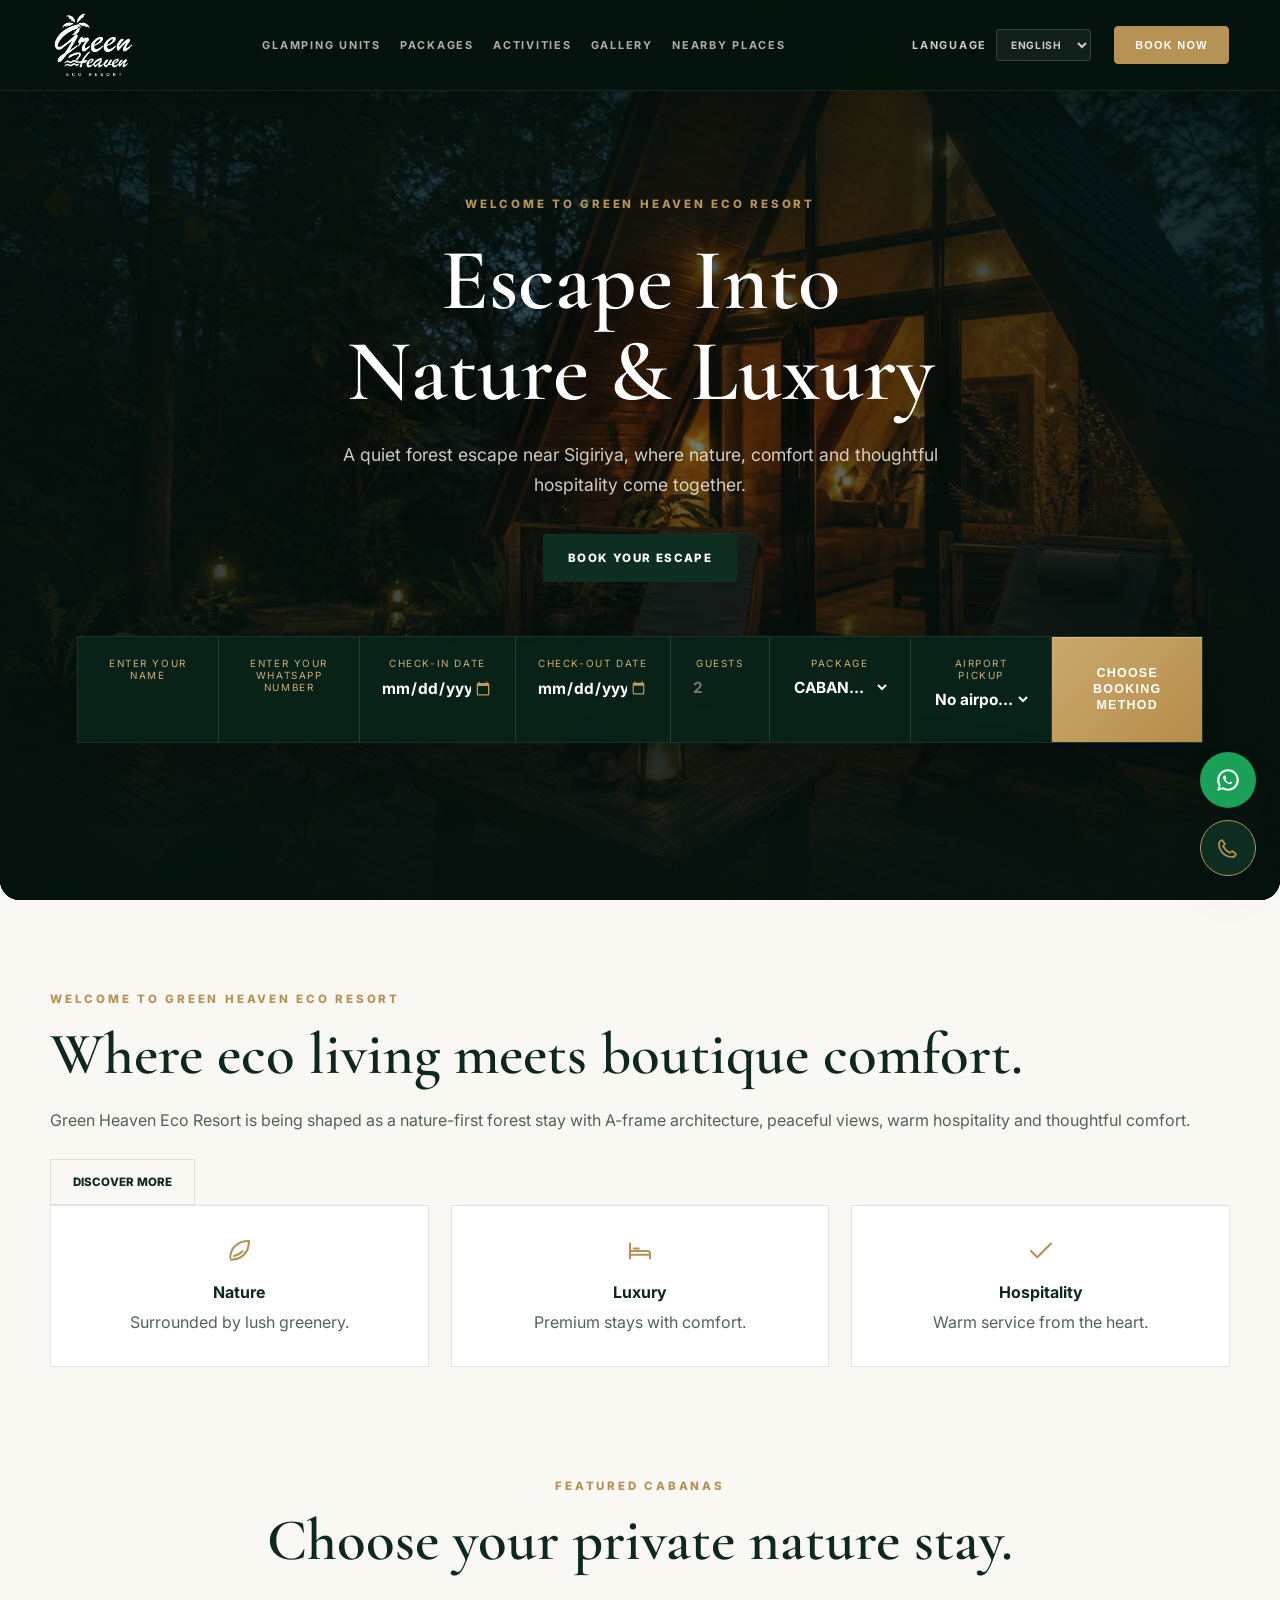
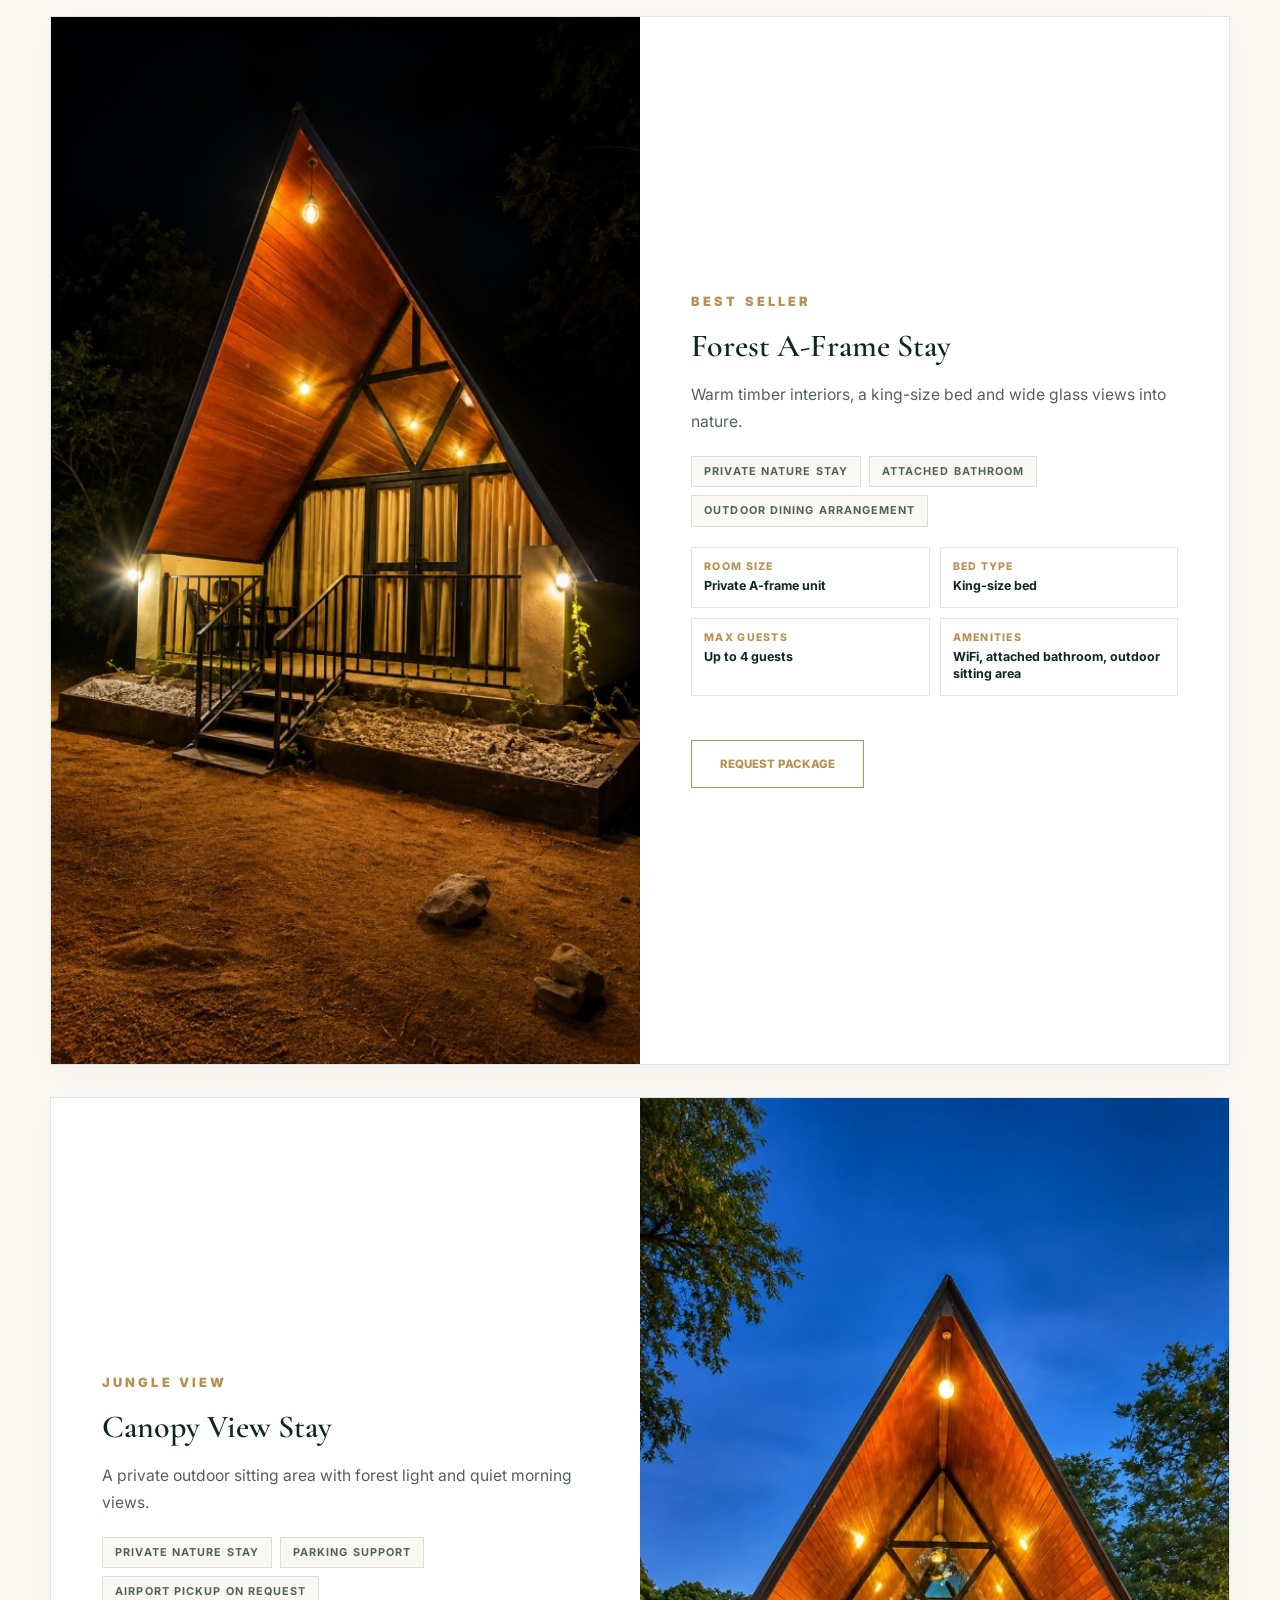
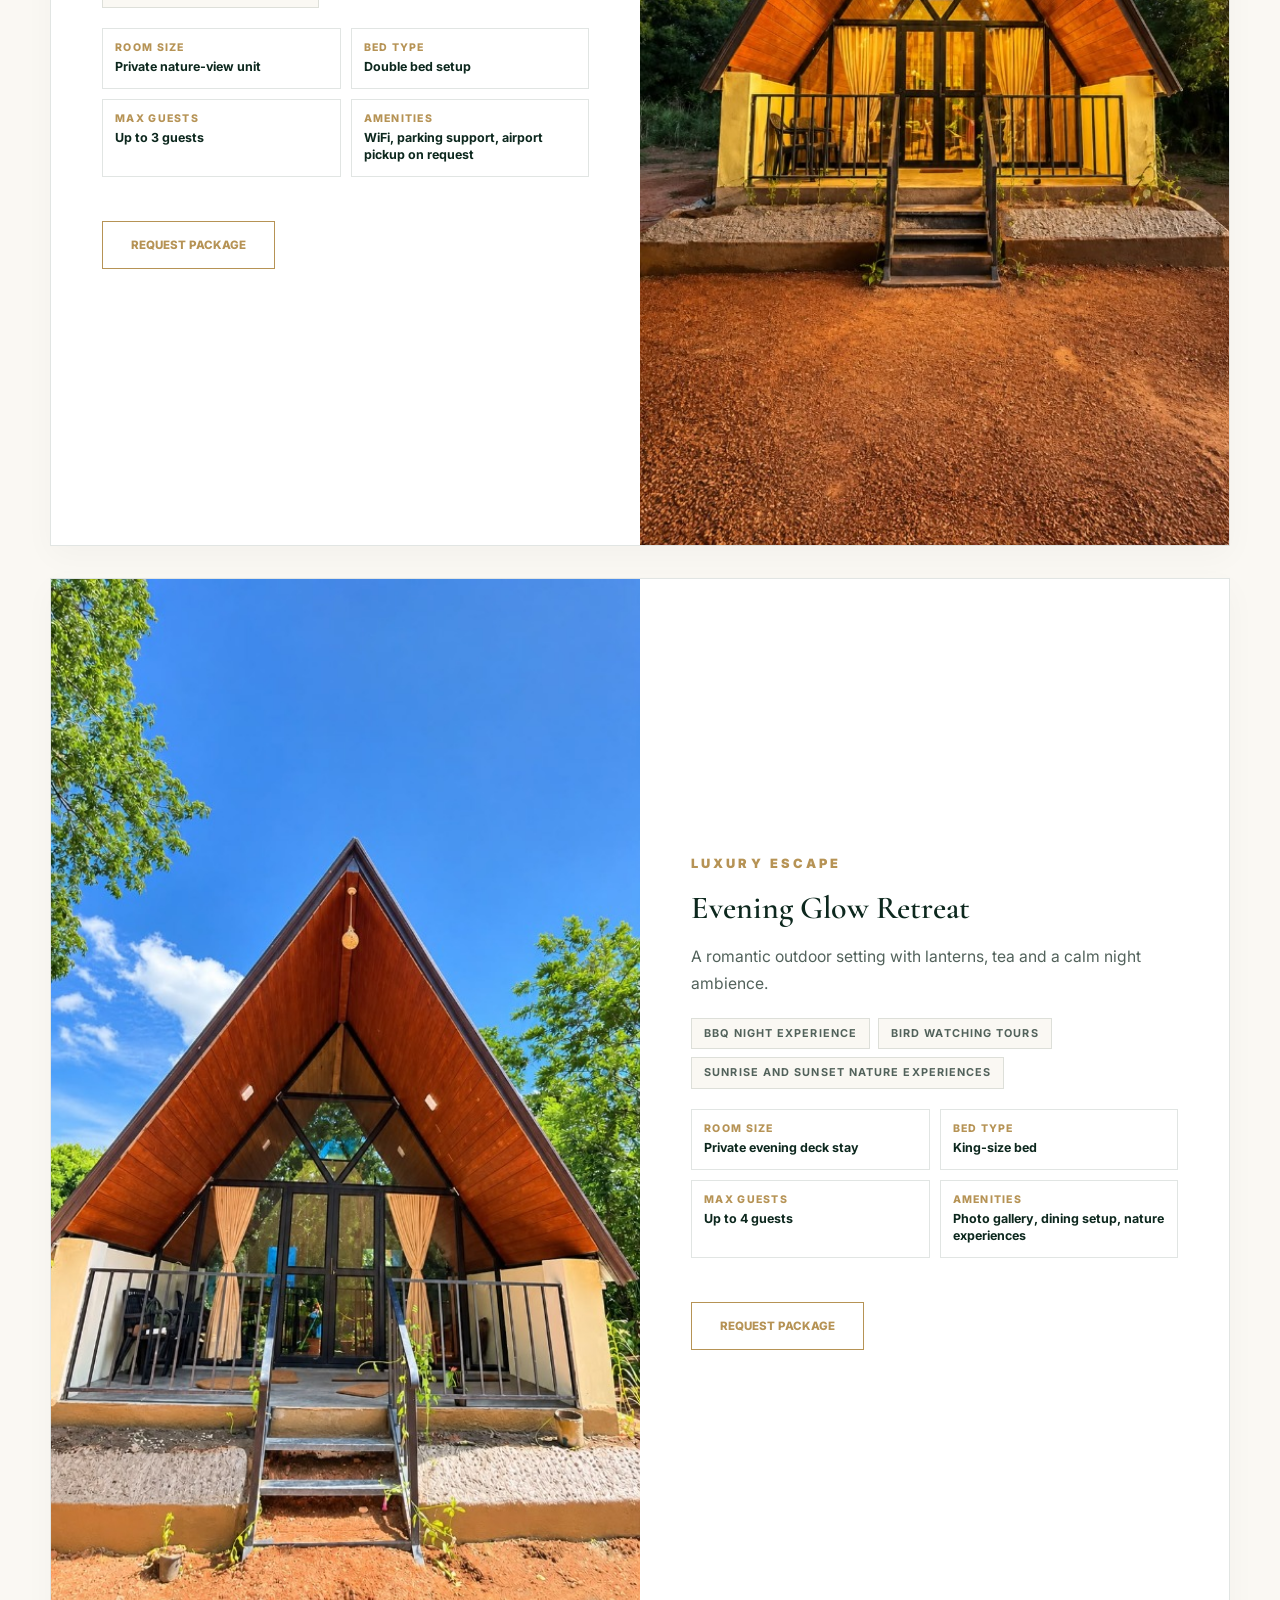
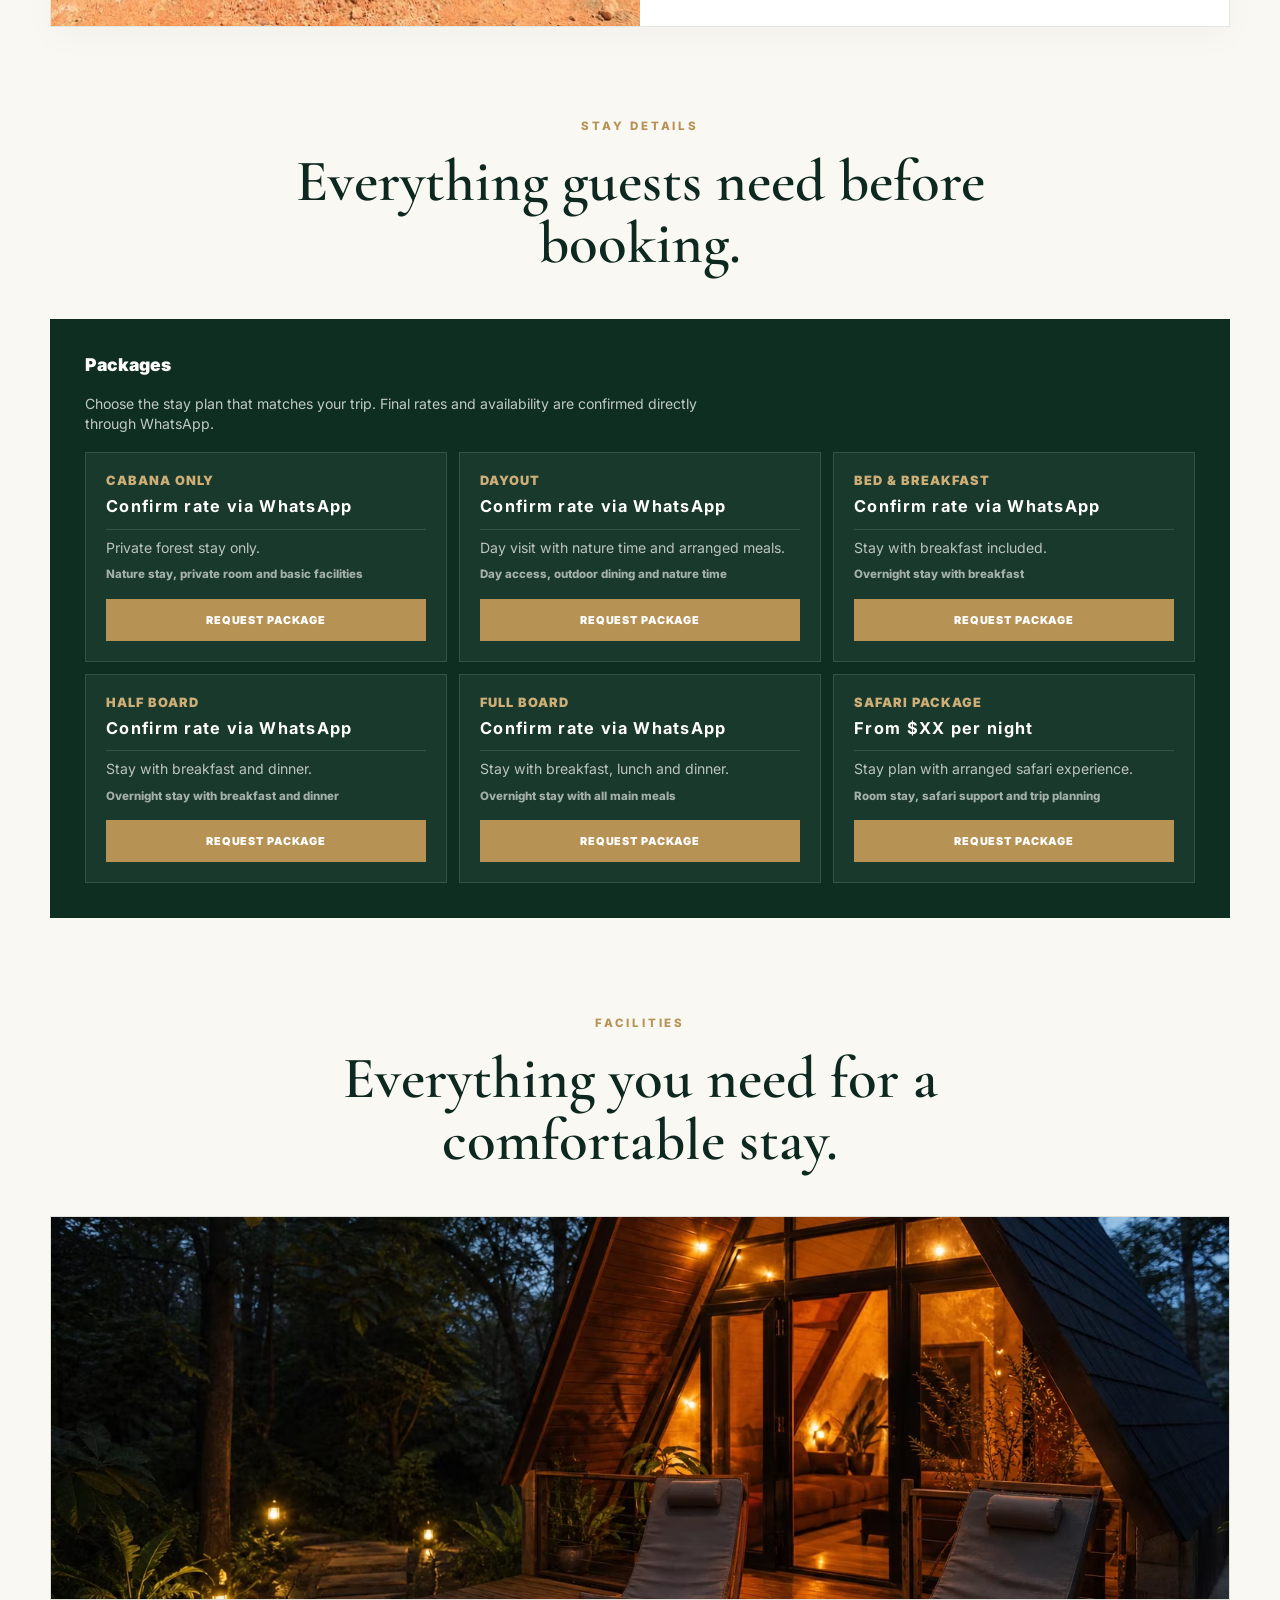
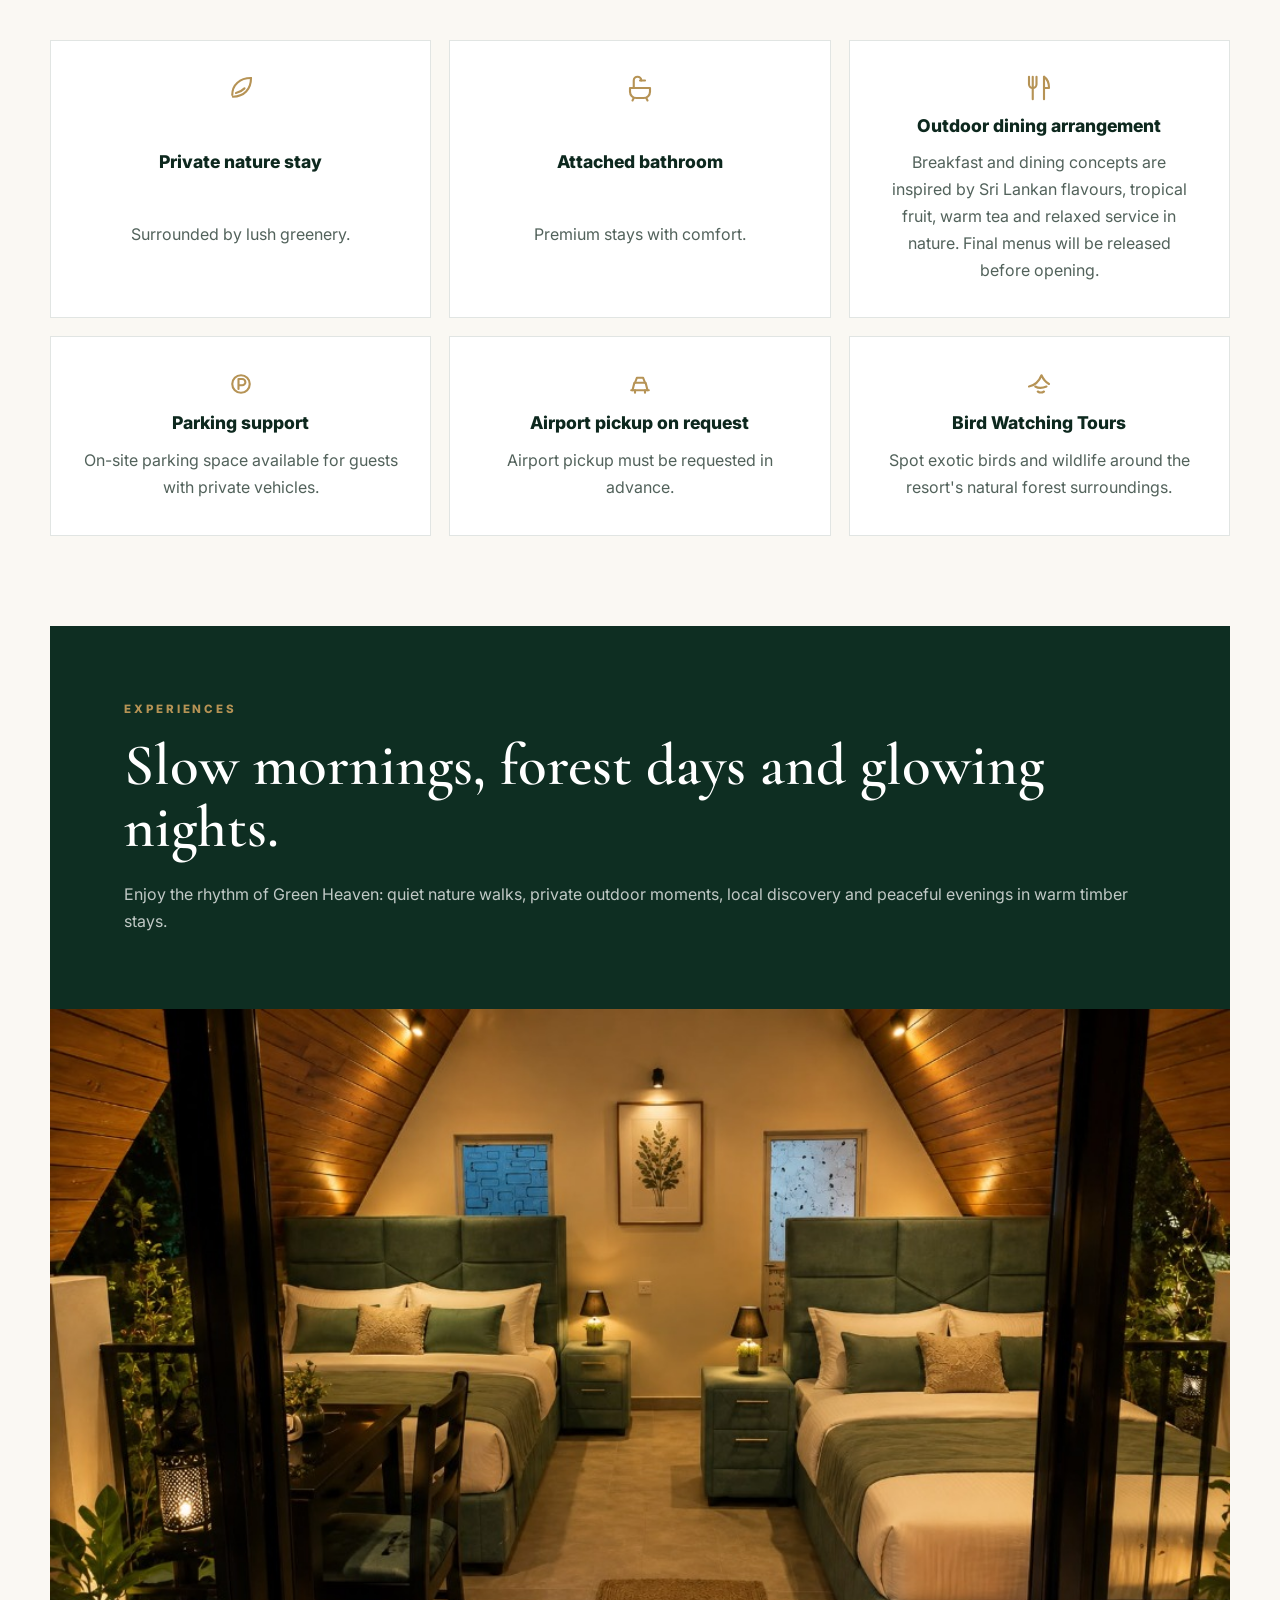
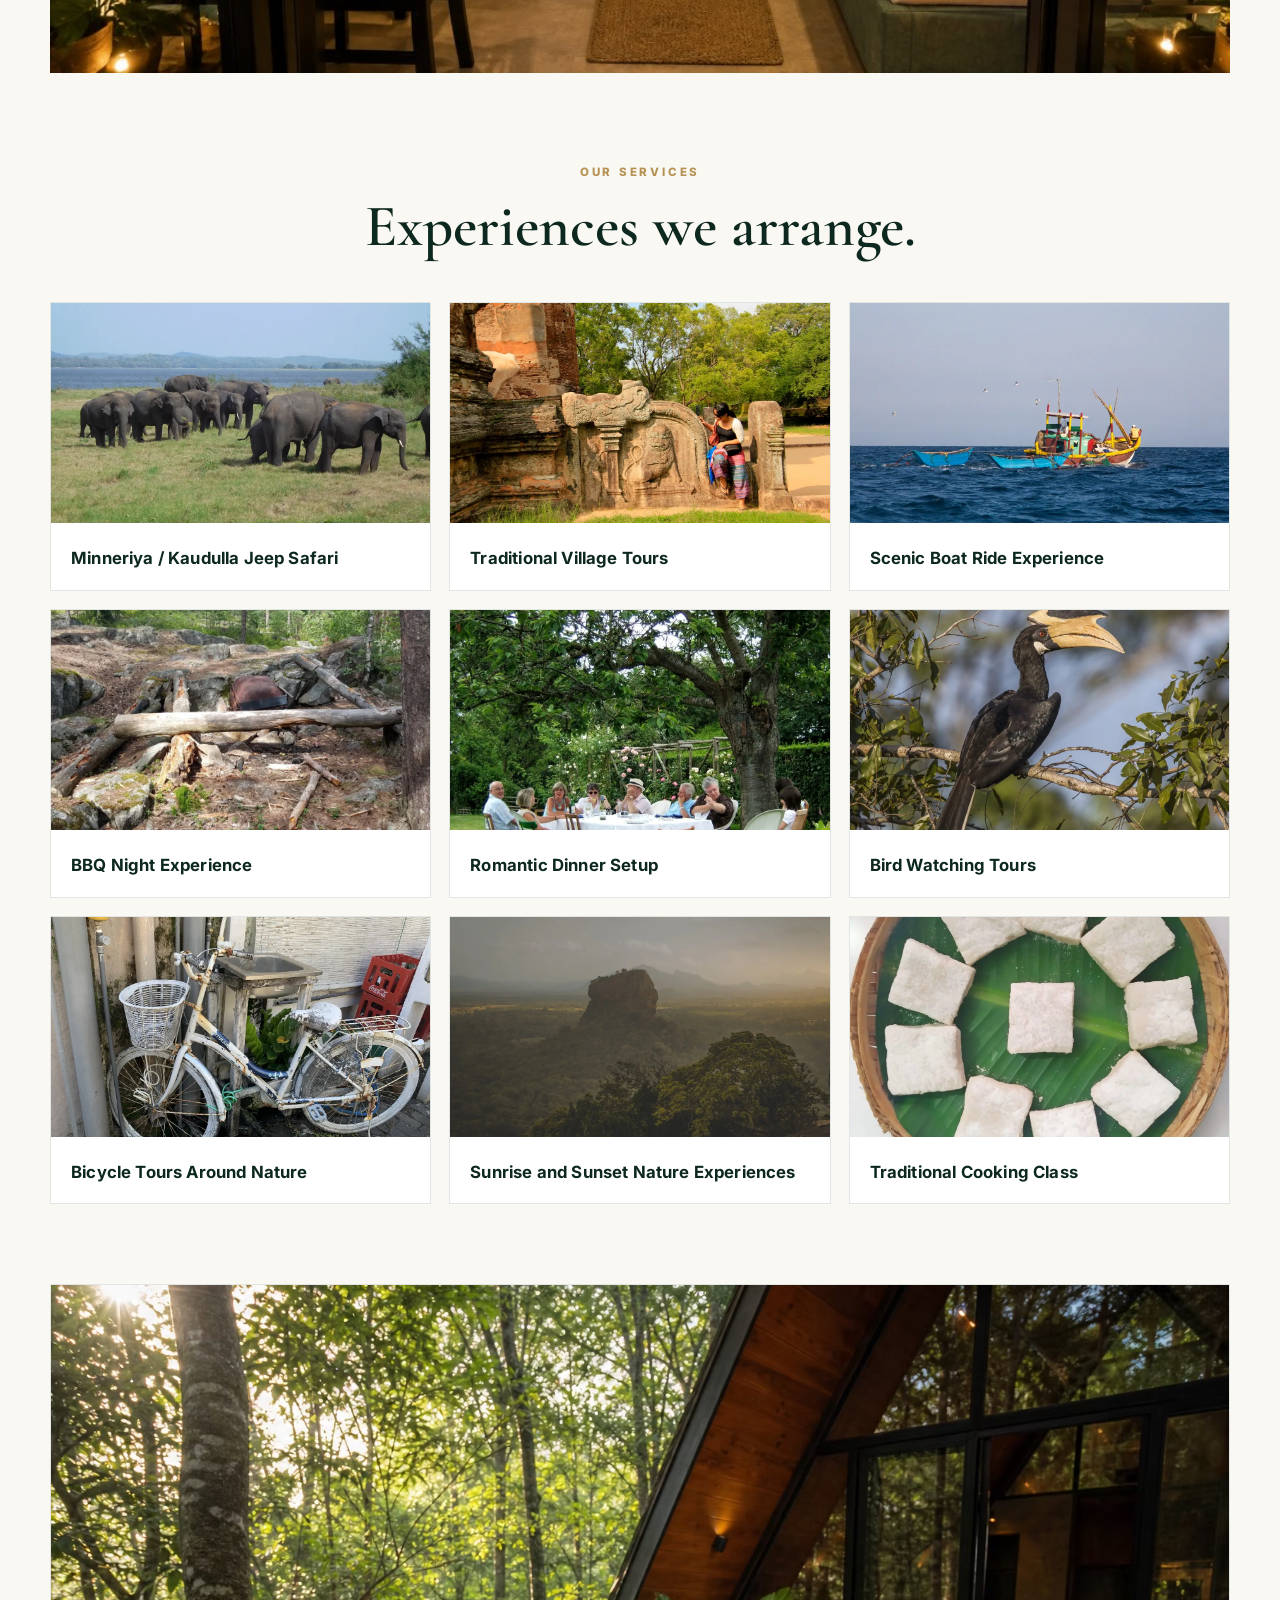
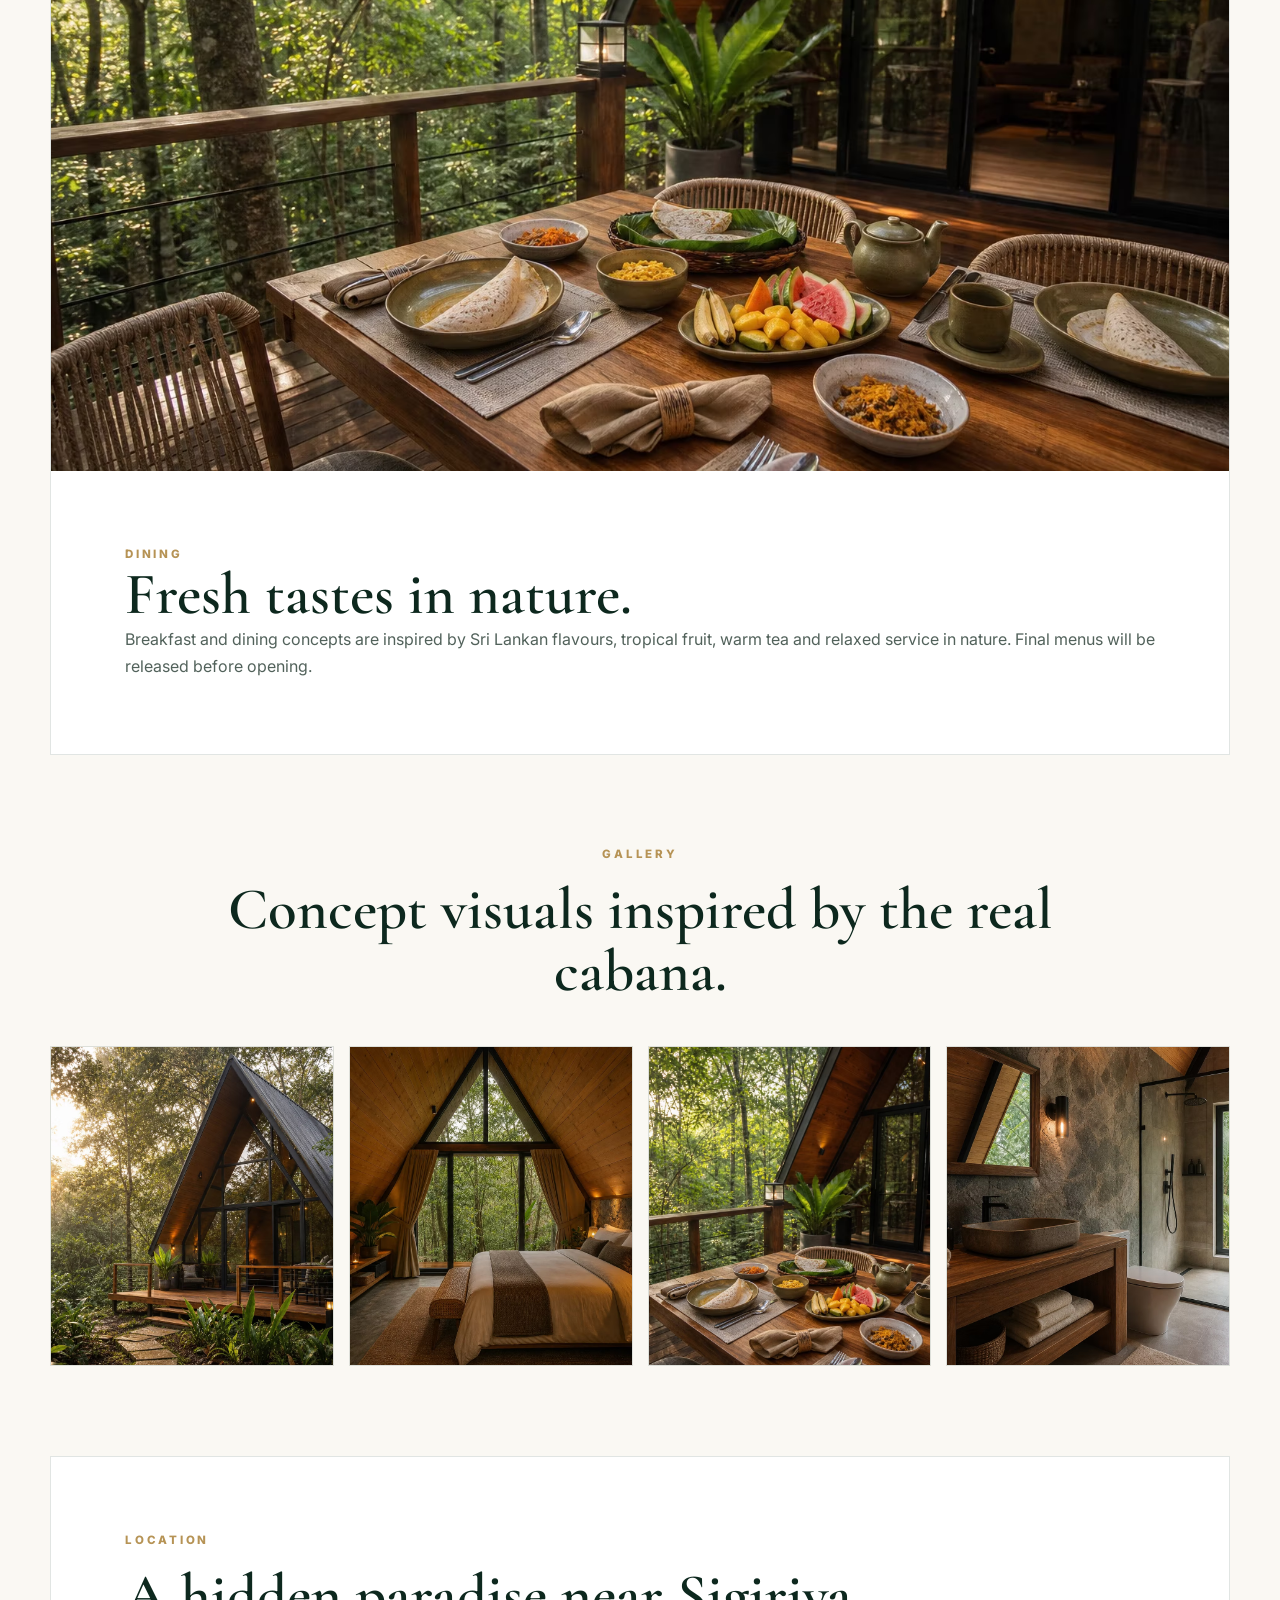
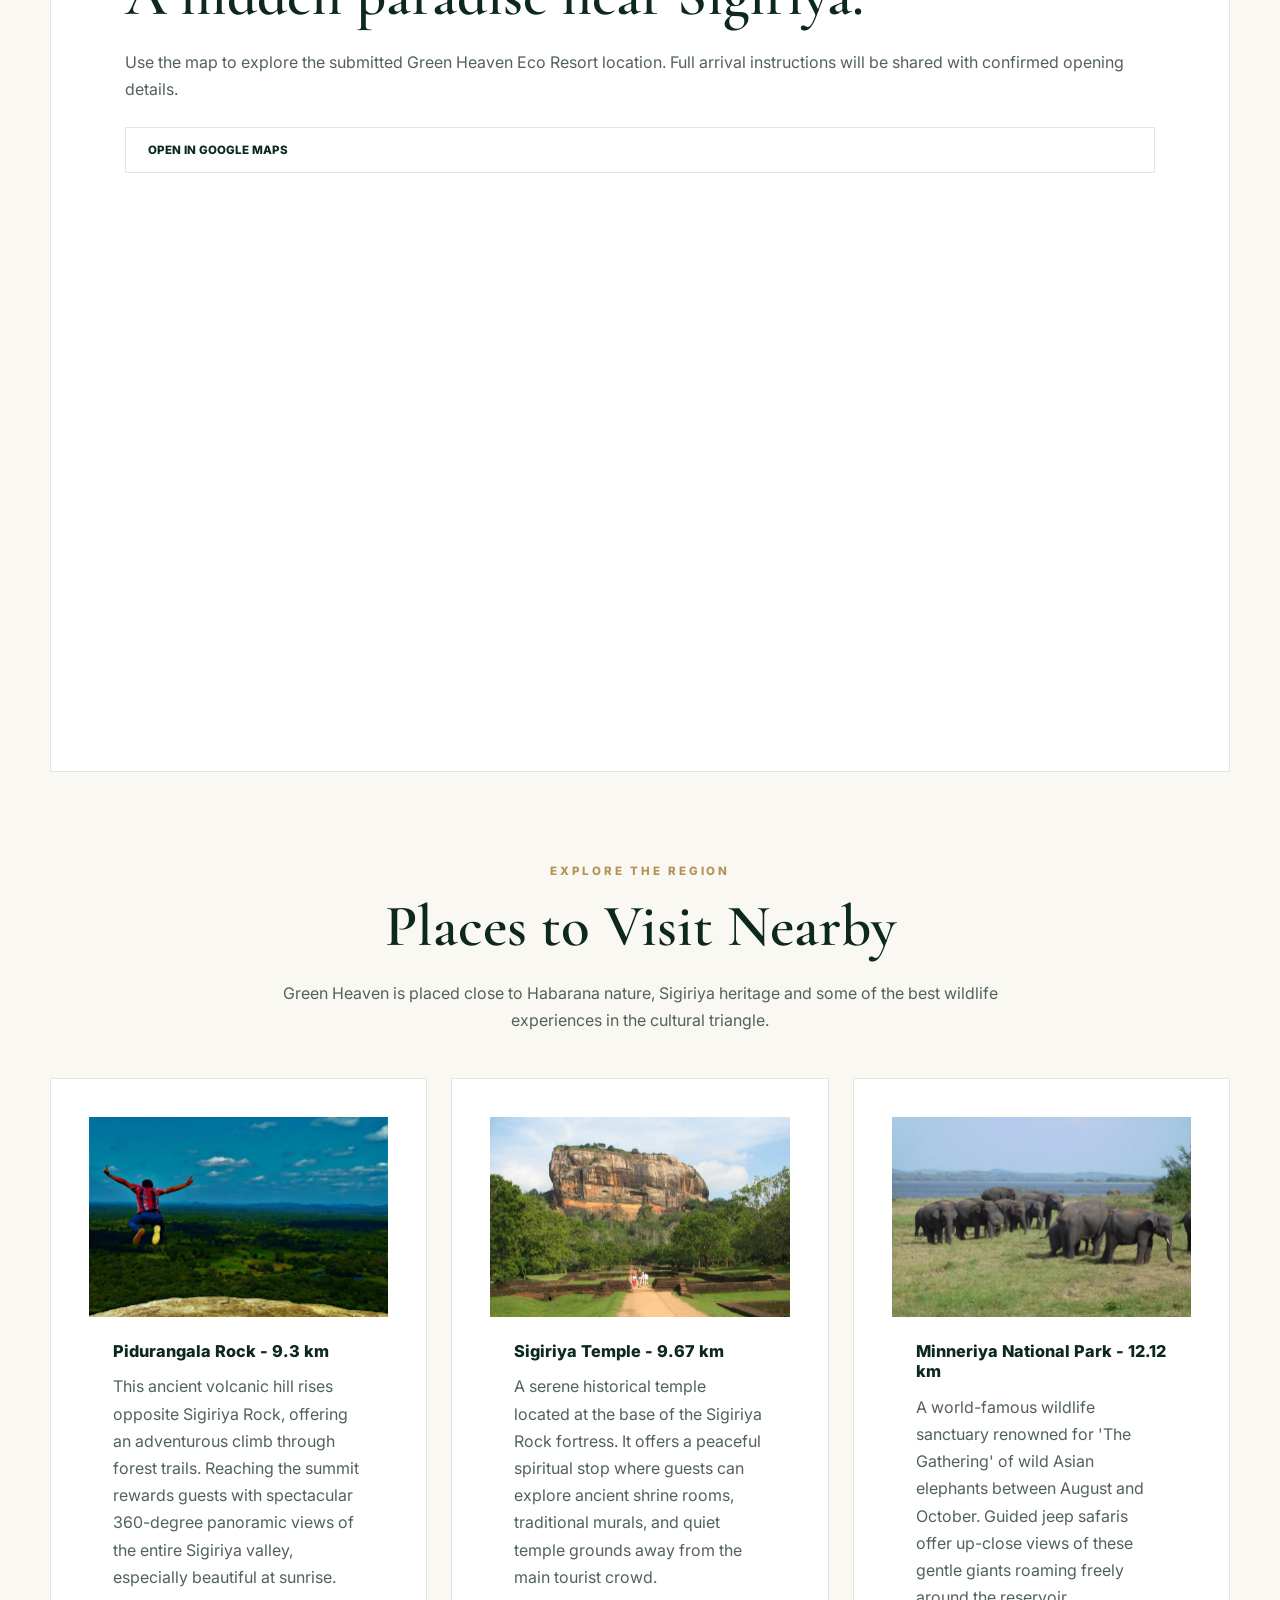
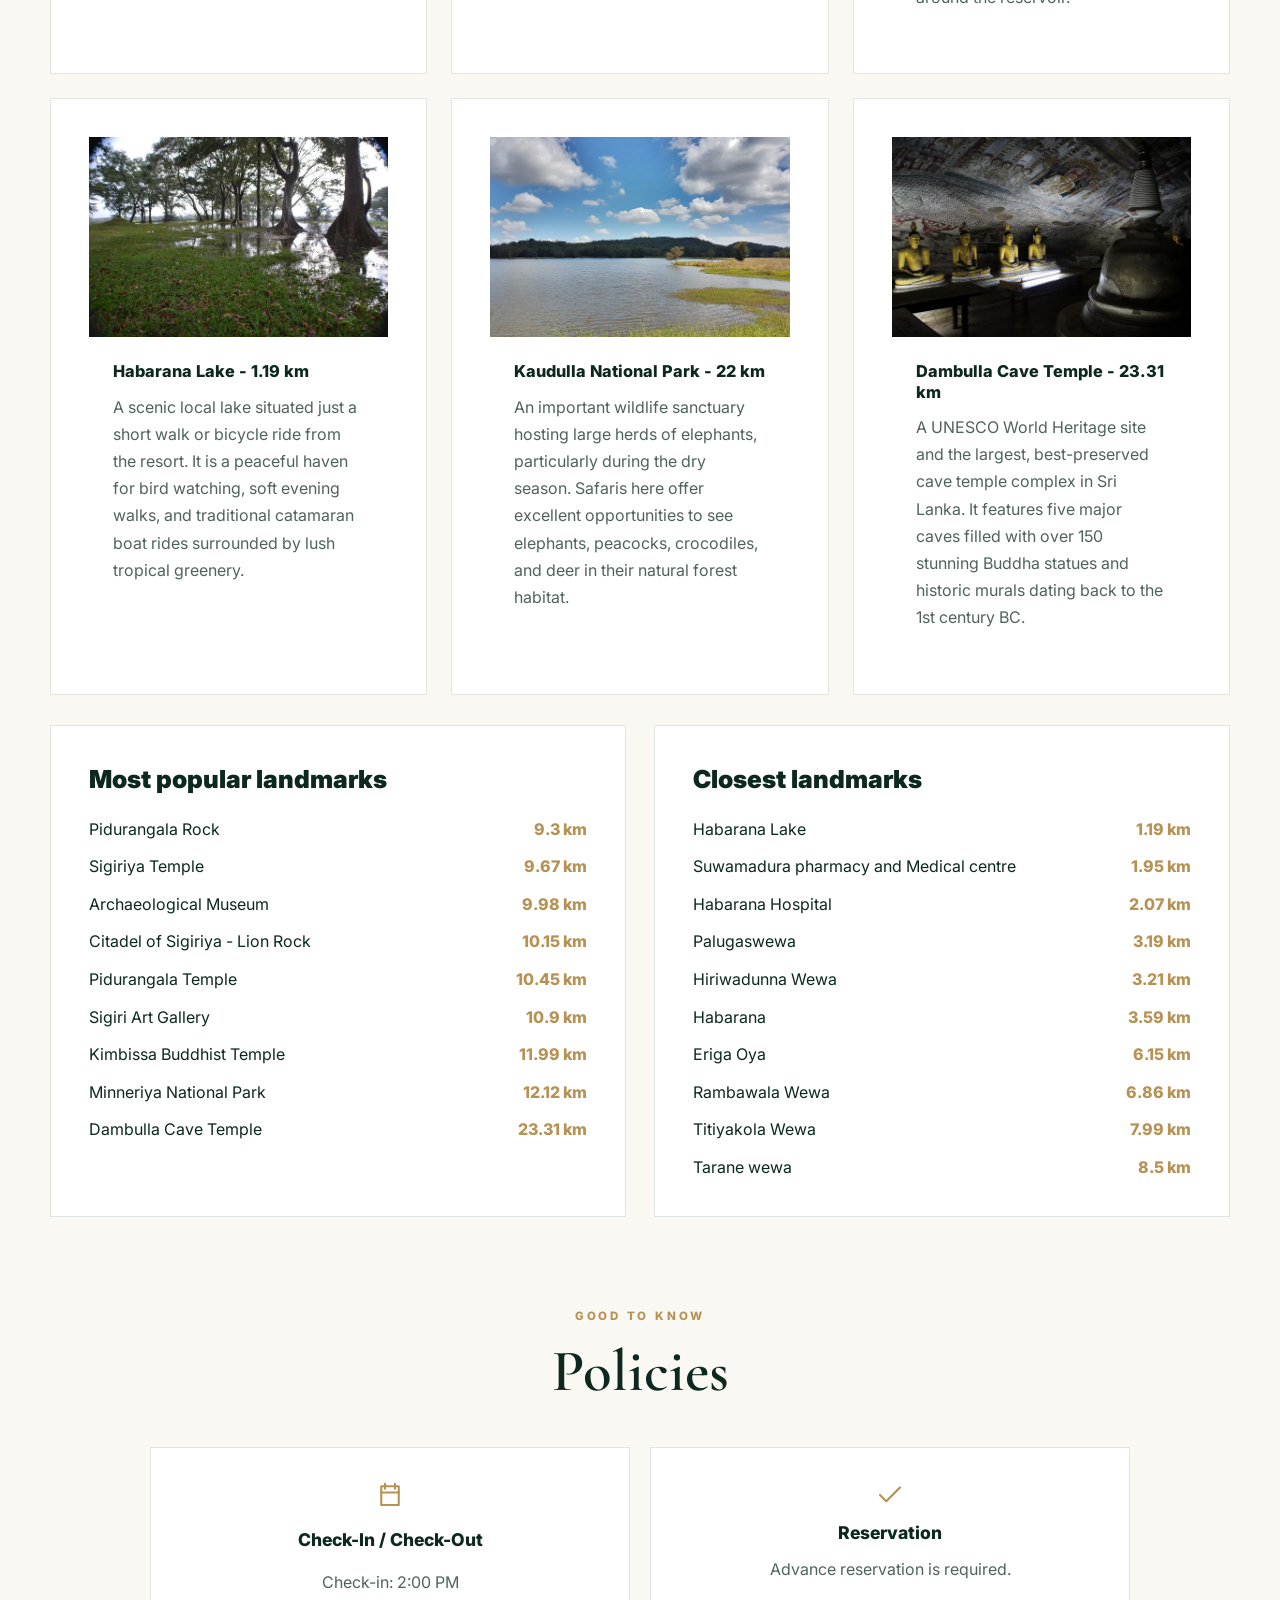
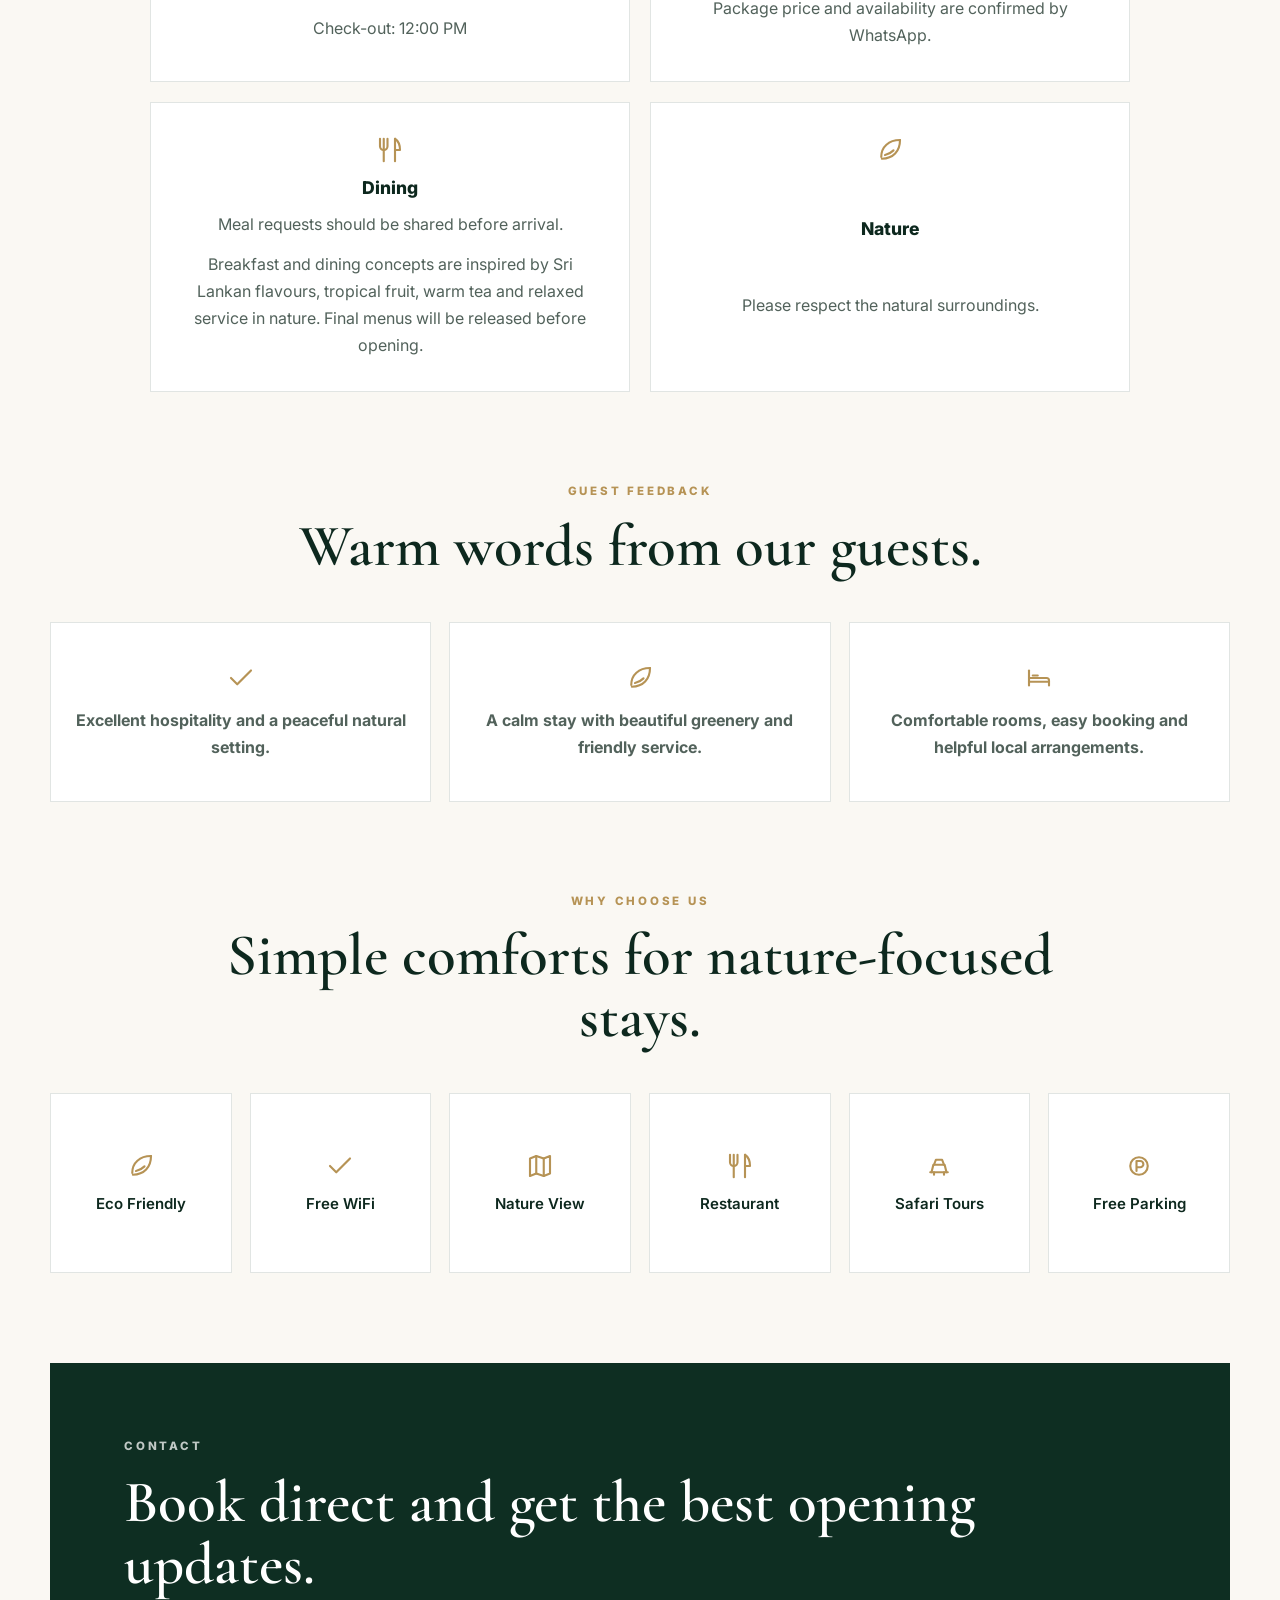
<file: index.html>
<!DOCTYPE html>
<html lang="en">
  <head>
    <meta charset="UTF-8" />
    <meta name="viewport" content="width=device-width, initial-scale=1.0" />
    <title>Green Heaven Eco Resort | Luxury Nature Cabana Near Sigiriya, Sri Lanka</title>

    <!-- Primary SEO Meta -->
    <meta name="description" content="Green Heaven Eco Resort – luxury A-frame forest cabanas near Sigiriya, Sri Lanka. Book eco-friendly glamping with safari packages, bird watching, village tours, BBQ nights and warm Sri Lankan hospitality. Best price guaranteed." />
    <meta name="keywords" content="Green Heaven Eco Resort, eco resort Sri Lanka, Sigiriya hotel, luxury cabana Sigiriya, glamping Sri Lanka, A-frame cabin Sri Lanka, nature resort Habarana, forest stay Dambulla, eco lodge Central Province, safari package Minneriya, bird watching Sigiriya, village tour Sri Lanka, romantic getaway Sri Lanka, honeymoon resort Sri Lanka, boutique hotel Sigiriya, budget eco resort, camping Sri Lanka, Pidurangala hotel, Dambulla cave temple hotel, Kaudulla national park stay, Sri Lanka accommodation, best resort near Sigiriya, Sri Lanka travel, eco tourism Sri Lanka, green hotel Sri Lanka, sustainable resort, nature cabin, forest cabana, outdoor dining Sri Lanka, BBQ night resort" />
    <meta name="robots" content="index, follow, max-image-preview:large, max-snippet:-1, max-video-preview:-1" />
    <meta name="author" content="Green Heaven Eco Resort" />
    <meta name="theme-color" content="#08281f" />
    <link rel="canonical" href="https://greenheavenecoresort.com/" />

    <!-- Geographic SEO -->
    <meta name="geo.region" content="LK-21" />
    <meta name="geo.placename" content="Sigiriya, Sri Lanka" />
    <meta name="geo.position" content="8.0455963;80.7393357" />
    <meta name="ICBM" content="8.0455963, 80.7393357" />

    <!-- Open Graph / Facebook -->
    <meta property="og:type" content="website" />
    <meta property="og:url" content="https://greenheavenecoresort.com/" />
    <meta property="og:title" content="Green Heaven Eco Resort | Luxury Nature Cabana Near Sigiriya" />
    <meta property="og:description" content="Escape into nature & luxury. A-frame forest cabanas near Sigiriya with safari packages, warm hospitality, dining experiences and eco-friendly stays. Book direct for best price." />
    <meta property="og:image" content="https://greenheavenecoresort.com/pica/web/concept/concept-evening-deck.avif" />
    <meta property="og:image:width" content="1200" />
    <meta property="og:image:height" content="630" />
    <meta property="og:site_name" content="Green Heaven Eco Resort" />
    <meta property="og:locale" content="en_US" />

    <!-- Twitter Card -->
    <meta name="twitter:card" content="summary_large_image" />
    <meta name="twitter:title" content="Green Heaven Eco Resort | Luxury Nature Cabana Near Sigiriya" />
    <meta name="twitter:description" content="A-frame forest cabanas near Sigiriya, Sri Lanka. Eco-friendly glamping, safari packages, village tours & warm hospitality." />
    <meta name="twitter:image" content="https://greenheavenecoresort.com/pica/web/concept/concept-evening-deck.avif" />

    <!-- Favicon & App Icons -->
    <link rel="icon" type="image/x-icon" href="favicon.ico" />
    <link rel="icon" type="image/x-icon" href="/favicon.ico" />
    <link rel="icon" type="image/png" sizes="32x32" href="favicon-32x32.png" />
    <link rel="icon" type="image/png" sizes="16x16" href="favicon-16x16.png" />
    <link rel="icon" type="image/png" sizes="192x192" href="favicon-192x192.png" />
    <link rel="icon" type="image/png" sizes="512x512" href="favicon-512x512.png" />
    <link rel="apple-touch-icon" href="apple-touch-icon.png" />
    <link rel="manifest" href="site.webmanifest" />
    <link rel="shortcut icon" href="favicon.ico" />

    <!-- Fonts -->
    <link rel="preconnect" href="https://fonts.googleapis.com" />
    <link rel="preconnect" href="https://fonts.gstatic.com" crossorigin />
    <link
      href="https://fonts.googleapis.com/css2?family=Cormorant+Garamond:ital,wght@0,400;0,500;0,600;0,700;1,400;1,600&amp;family=Inter:wght@400;500;600;700;800&amp;family=Noto+Sans+SC:wght@400;500;700;900&amp;family=Noto+Sans+Sinhala:wght@400;500;700;800&amp;family=Noto+Serif+SC:wght@600;700&amp;family=Noto+Serif+Sinhala:wght@600;700&amp;family=Playfair+Display:ital,wght@0,500;0,600;0,700;1,500;1,600&amp;display=swap"
      rel="stylesheet"
    />
    <link rel="stylesheet" href="styles.css" />

    <!-- Structured Data: LocalBusiness + LodgingBusiness -->
    <script type="application/ld+json">
    {
      "@context": "https://schema.org",
      "@type": "LodgingBusiness",
      "name": "Green Heaven Eco Resort",
      "logo": "https://greenheavenecoresort.com/favicon-512x512.png",
      "description": "Luxury eco-friendly A-frame forest cabanas near Sigiriya, Sri Lanka. Offering glamping experiences, safari packages, bird watching, village tours, BBQ nights and warm Sri Lankan hospitality.",
      "url": "https://greenheavenecoresort.com",
      "telephone": "+94755240716",
      "email": "info@greenheavenresort.lk",
      "image": "https://greenheavenecoresort.com/pica/web/concept/concept-evening-deck.avif",
      "address": {
        "@type": "PostalAddress",
        "addressLocality": "Sigiriya",
        "addressRegion": "Central Province",
        "addressCountry": "LK"
      },
      "geo": {
        "@type": "GeoCoordinates",
        "latitude": 8.0455963,
        "longitude": 80.7393357
      },
      "sameAs": [
        "https://www.facebook.com/share/17ZCg69Xcs/",
        "https://www.instagram.com/greenheaven_resort/",
        "https://www.tiktok.com/@greenheaven.lk"
      ],
      "priceRange": "$$",
      "starRating": {
        "@type": "Rating",
        "ratingValue": "4"
      },
      "amenityFeature": [
        { "@type": "LocationFeatureSpecification", "name": "Free Parking", "value": true },
        { "@type": "LocationFeatureSpecification", "name": "Free Wi-Fi", "value": true },
        { "@type": "LocationFeatureSpecification", "name": "Restaurant", "value": true },
        { "@type": "LocationFeatureSpecification", "name": "Airport Pickup", "value": true },
        { "@type": "LocationFeatureSpecification", "name": "Nature Trails", "value": true }
      ],
      "hasMap": "https://www.google.com/maps/search/?api=1&query=8.0455963,80.7393357",
      "checkinTime": "14:00",
      "checkoutTime": "11:00",
      "availableLanguage": ["English", "Sinhala", "French", "German", "Chinese"],
      "tourBookingPage": "https://greenheavenecoresort.com/#booking"
    }
    </script>
  </head>
  <body>
    <svg class="svg-sprite" aria-hidden="true" focusable="false">
      <symbol id="icon-leaf" viewBox="0 0 24 24"><path d="M20 4C11 4 5 9.5 5 17.5"/><path d="M20 4c0 9-5.5 15-14.5 15"/><path d="M8 16c2.5-.5 4.8-1.7 6.8-3.7"/></symbol>
      <symbol id="icon-bath" viewBox="0 0 24 24"><path d="M4 12h16v3a5 5 0 0 1-5 5H9a5 5 0 0 1-5-5v-3Z"/><path d="M7 12V6a3 3 0 0 1 6 0"/><path d="M12 6h4"/><path d="M7 20l-1 2"/><path d="M17 20l1 2"/></symbol>
      <symbol id="icon-dining" viewBox="0 0 24 24"><path d="M7 3v18"/><path d="M4 3v6a3 3 0 0 0 6 0V3"/><path d="M16 3v18"/><path d="M16 3c3 2 4 5 4 9h-4"/></symbol>
      <symbol id="icon-parking" viewBox="0 0 24 24"><path d="M5 12a7 7 0 1 0 14 0 7 7 0 0 0-14 0Z"/><path d="M10 16V8h3a2.5 2.5 0 0 1 0 5h-3"/></symbol>
      <symbol id="icon-car" viewBox="0 0 24 24"><path d="M5 17h14"/><path d="M6 17l1.5-6h9L18 17"/><path d="M8 17v2"/><path d="M16 17v2"/><path d="M8 11l1.5-4h5L16 11"/></symbol>
      <symbol id="icon-bird" viewBox="0 0 24 24"><path d="M4 14c5-1 8-4 10-9 1.5 3.5 3.5 5.5 6 7"/><path d="M9 14c2.5 1.5 5.5 1.5 9 0"/><path d="M11 18c1.5 1 3.5 1 5 0"/></symbol>
      <symbol id="icon-calendar" viewBox="0 0 24 24"><path d="M5 5h14v15H5z"/><path d="M8 3v4"/><path d="M16 3v4"/><path d="M5 10h14"/></symbol>
      <symbol id="icon-bed" viewBox="0 0 24 24"><path d="M4 12V6"/><path d="M20 18v-4a2 2 0 0 0-2-2H4v6"/><path d="M4 15h16"/><path d="M7 10h4"/></symbol>
      <symbol id="icon-users" viewBox="0 0 24 24"><path d="M9 11a3 3 0 1 0 0-6 3 3 0 0 0 0 6Z"/><path d="M2.5 20a6.5 6.5 0 0 1 13 0"/><path d="M16 11a2.5 2.5 0 0 0 0-5"/><path d="M17 15c2.5.5 4 2.2 4.5 5"/></symbol>
      <symbol id="icon-phone" viewBox="0 0 24 24"><path d="M6 4l3 4-2 2c1.5 3 4 5.5 7 7l2-2 4 3c-.5 2-2 3-4 3C9 21 3 15 3 8c0-2 1-3.5 3-4Z"/></symbol>
      <symbol id="icon-check" viewBox="0 0 24 24"><path d="M4 12l5 5L20 6"/></symbol>
      <symbol id="icon-map" viewBox="0 0 24 24"><path d="M4 6l5-2 6 2 5-2v14l-5 2-6-2-5 2V6Z"/><path d="M9 4v14"/><path d="M15 6v14"/></symbol>
    </svg>
    <header class="site-header">
      <a class="brand" href="#home" aria-label="Green Heaven home">
        <img src="pica/web/brand/green-heaven-logo.png" alt="Green Heaven Eco Resort" class="brand-logo-full" />
      </a>
      <button class="menu-button" type="button" aria-expanded="false" aria-controls="site-nav">
        <span></span>
        <b data-i18n="nav.menu">Menu</b>
      </button>
      <nav class="site-nav" id="site-nav" aria-label="Main navigation">
        <a href="#rooms" data-i18n="nav.rooms">Glamping Units</a>
        <a href="#packages" data-i18n="stay.packagesTitle">Packages</a>
        <a href="#activities" data-i18n="nav.experiences">Activities</a>
        <a href="#gallery" data-i18n="nav.gallery">Gallery</a>
        <a href="#nearby" data-i18n="stay.nearbyTitle">Nearby</a>
        <button class="mobile-book-button" type="button" data-booking-modal-trigger aria-haspopup="dialog" aria-controls="booking-modal-overlay" aria-expanded="false" data-i18n="nav.book">Book Now</button>
      </nav>
      <label class="language-control">
        <span data-i18n="language.label">Language</span>
        <select id="language-select" aria-label="Change language">
          <option value="en">English</option>
          <option value="si">Sinhala</option>
          <option value="fr">French</option>
          <option value="de">German</option>
          <option value="zh">Chinese</option>
        </select>
      </label>
      <button class="book-button" id="booking-modal-trigger" type="button" data-booking-modal-trigger aria-haspopup="dialog" aria-controls="booking-modal-overlay" aria-expanded="false" data-i18n="nav.book">Book Now</button>
    </header>

    <!-- Booking Choice Modal -->
    <div class="booking-modal-overlay" id="booking-modal-overlay" role="dialog" aria-modal="true" aria-labelledby="booking-modal-title" hidden>
      <div class="booking-modal">
        <button class="booking-modal-close" id="booking-modal-close" aria-label="Close booking options">&times;</button>
        <p class="kicker" id="booking-modal-title">Reserve Your Stay</p>
        <h2>How would you like to book?</h2>
        <p>Choose your preferred booking method below.</p>
        <div class="booking-modal-actions">
          <button class="booking-modal-wa" id="booking-modal-whatsapp" type="button">
            <svg xmlns="http://www.w3.org/2000/svg" viewBox="0 0 48 48" width="22" height="22" fill="currentColor" aria-hidden="true"><path d="M24 4C13 4 4 13 4 24c0 3.7 1 7.2 2.8 10.2L4 44l10.1-2.7C17.1 43.1 20.5 44 24 44c11 0 20-9 20-20S35 4 24 4zm0 36c-3.1 0-6.1-.8-8.7-2.4l-.6-.4-6 1.6 1.6-5.8-.4-.6C8.8 30.2 8 27.1 8 24c0-8.8 7.2-16 16-16s16 7.2 16 16-7.2 16-16 16zm8.7-11.8c-.5-.2-2.8-1.4-3.2-1.5-.4-.2-.7-.2-1 .2-.3.4-1.2 1.5-1.5 1.9-.3.3-.5.4-1 .1-.5-.2-2-.7-3.8-2.3-1.4-1.2-2.3-2.8-2.6-3.2-.3-.5 0-.7.2-1 .2-.2.5-.5.7-.8.2-.3.2-.5.4-.8.1-.3 0-.6-.1-.8-.1-.2-1-2.5-1.4-3.4-.4-.9-.8-.8-1-.8h-.9c-.3 0-.7.1-1.1.5-.4.4-1.5 1.5-1.5 3.6s1.5 4.1 1.7 4.4c.2.3 3 4.5 7.2 6.3 1 .4 1.8.7 2.4.9.9.3 1.7.2 2.4.1.7-.1 2.2-.9 2.5-1.8.3-.9.3-1.7.2-1.8-.1-.2-.4-.3-.9-.5z"/></svg>
            Book via WhatsApp
          </button>
          <a class="booking-modal-direct" href="https://greenheavenecoresort.com/booking/" target="_blank" rel="noopener noreferrer" id="booking-modal-direct">
            <svg xmlns="http://www.w3.org/2000/svg" viewBox="0 0 24 24" width="20" height="20" fill="none" stroke="currentColor" stroke-width="2" stroke-linecap="round" stroke-linejoin="round" aria-hidden="true"><path d="M5 5h14v15H5z"/><path d="M8 3v4"/><path d="M16 3v4"/><path d="M5 10h14"/></svg>
            Direct Online Booking
          </a>
        </div>
        <p class="booking-modal-note">WhatsApp for personalised assistance &bull; Online for instant confirmation</p>
      </div>
    </div>

    <main id="home">
      <section class="hero">
        <img class="hero-bg" src="pica/web/concept/concept-evening-deck.avif" alt="Green Heaven Eco Resort A-frame forest stay glowing at night with an outdoor sitting area" fetchpriority="high" />
        <div class="hero-overlay"></div>
        <div class="hero-content">
          <p class="kicker" data-i18n="hero.kicker">Welcome to Green Heaven Eco Resort</p>
          <h1 data-i18n-html="hero.title">Escape Into<br />Nature &amp; Luxury</h1>
          <p data-i18n="hero.copy">A hidden paradise near Sigiriya, designed around forest cabanas, warm light and peaceful stays.</p>
          <div class="hero-actions">
            <a class="primary-btn" href="#booking" data-i18n="hero.cta">Book Your Escape</a>
          </div>
        </div>
        <form class="booking-bar" id="booking">
          <label>
            <span data-i18n="form.name">Name</span>
            <input type="text" name="name" required />
          </label>
          <label>
            <span data-i18n="form.phone">WhatsApp number</span>
            <input type="tel" name="phone" required />
          </label>
          <label>
            <span data-i18n="form.checkin">Check-in Date</span>
            <input type="date" name="checkin" required />
          </label>
          <label>
            <span data-i18n="form.checkout">Check-out Date</span>
            <input type="date" name="checkout" required />
          </label>
          <label>
            <span data-i18n="form.guests">Guests</span>
            <input type="number" name="persons" min="1" placeholder="2" data-i18n-placeholder="placeholder.persons" required />
          </label>
          <label>
            <span data-i18n="form.package">Package</span>
            <select name="package">
              <option value="CABANA ONLY" data-i18n="package.cabana">CABANA ONLY</option>
              <option value="DAYOUT" data-i18n="package.dayout">DAYOUT</option>
              <option value="BB" data-i18n="package.bb">BB</option>
              <option value="HB" data-i18n="package.hb">HB</option>
              <option value="FB" data-i18n="package.fb">FB</option>
              <option value="SAFARI PACKAGE" data-i18n="package.safari">SAFARI PACKAGE</option>
            </select>
          </label>
          <label>
            <span data-i18n="form.airport">Airport pickup</span>
            <select name="airport">
              <option data-i18n="option.no">No</option>
              <option data-i18n="option.yes">Yes</option>
              <option data-i18n="option.confirm">Need details</option>
            </select>
          </label>
          <button class="booking-choice-button" type="submit" aria-haspopup="dialog" aria-controls="booking-modal-overlay" aria-expanded="false" data-i18n="form.chooseBooking">Choose Booking Method</button>
        </form>
      </section>

      <section class="intro" id="about">
        <div>
          <p class="kicker dark" data-i18n="intro.kicker">Welcome to Green Heaven Eco Resort</p>
          <h2 data-i18n="intro.title">Where eco living meets boutique comfort.</h2>
          <p data-i18n="intro.copy">
            Green Heaven Eco Resort is being shaped as a nature-first cabana
            escape with A-frame architecture, forest views, warm hospitality and
            calm luxury. The finished visuals show the intended guest mood while
            final facilities and opening dates are confirmed.
          </p>
          <a class="outline-btn" href="#rooms" data-i18n="intro.cta">Discover More</a>
        </div>
        <div class="intro-icons">
          <article><svg class="line-icon"><use href="#icon-leaf"></use></svg><strong data-i18n="intro.nature">Nature</strong><p data-i18n="intro.natureCopy">Surrounded by lush greenery.</p></article>
          <article><svg class="line-icon"><use href="#icon-bed"></use></svg><strong data-i18n="intro.luxury">Luxury</strong><p data-i18n="intro.luxuryCopy">Premium stays with comfort.</p></article>
          <article><svg class="line-icon"><use href="#icon-check"></use></svg><strong data-i18n="intro.hospitality">Hospitality</strong><p data-i18n="intro.hospitalityCopy">Warm service from the heart.</p></article>
        </div>
      </section>

      <section class="rooms" id="rooms">
        <div class="section-title">
          <p class="kicker dark" data-i18n="rooms.kicker">Featured Cabanas</p>
          <h2 data-i18n="rooms.title">Choose your private nature stay.</h2>
        </div>
        <div class="room-grid">
          <article class="room-card">
            <img src="pica/web/cabin-night.jpg" alt="Green Heaven A-frame cabana glowing at night" loading="lazy" />
            <div>
              <span data-i18n="rooms.card1.tag">Best Seller</span>
              <h3 data-i18n="rooms.card1.title">Forest A-Frame Stay</h3>
              <p data-i18n="rooms.card1.copy">Warm timber interiors, a king-size bed and wide glass views into nature.</p>
              <ul class="room-tags">
                <li data-i18n="stay.facilityStay">Private nature stay</li>
                <li data-i18n="stay.facilityBath">Attached bathroom</li>
                <li data-i18n="stay.facilityDining">Outdoor dining arrangement</li>
              </ul>
              <dl class="room-details">
                <div><dt data-i18n="room.size">Room size</dt><dd data-i18n="room.sizeForest">Private A-frame unit</dd></div>
                <div><dt data-i18n="room.bed">Bed type</dt><dd data-i18n="room.kingBed">King-size bed</dd></div>
                <div><dt data-i18n="room.maxGuests">Max guests</dt><dd data-i18n="room.maxGuests4">Up to 4 guests</dd></div>
                <div><dt data-i18n="room.amenities">Amenities</dt><dd data-i18n="room.amenitiesForest">WiFi, attached bathroom, outdoor sitting area</dd></div>
              </dl>
              <a class="outline-btn gold" href="#packages" data-i18n="stay.packageAction">Request Package</a>
            </div>
          </article>
          <article class="room-card">
            <img src="pica/web/cabin-dusk.jpg" alt="Green Heaven A-frame cabana at dusk with warm lights" loading="lazy" />
            <div>
              <span data-i18n="rooms.card2.tag">Jungle View</span>
              <h3 data-i18n="rooms.card2.title">Canopy View Stay</h3>
              <p data-i18n="rooms.card2.copy">A private outdoor sitting area with forest light and quiet morning views.</p>
              <ul class="room-tags">
                <li data-i18n="stay.facilityStay">Private nature stay</li>
                <li data-i18n="stay.facilityParking">Parking support</li>
                <li data-i18n="stay.facilityPickup">Airport pickup on request</li>
              </ul>
              <dl class="room-details">
                <div><dt data-i18n="room.size">Room size</dt><dd data-i18n="room.sizeCanopy">Private nature-view unit</dd></div>
                <div><dt data-i18n="room.bed">Bed type</dt><dd data-i18n="room.doubleBed">Double bed setup</dd></div>
                <div><dt data-i18n="room.maxGuests">Max guests</dt><dd data-i18n="room.maxGuests3">Up to 3 guests</dd></div>
                <div><dt data-i18n="room.amenities">Amenities</dt><dd data-i18n="room.amenitiesCanopy">WiFi, parking support, airport pickup on request</dd></div>
              </dl>
              <a class="outline-btn gold" href="#packages" data-i18n="stay.packageAction">Request Package</a>
            </div>
          </article>
          <article class="room-card">
            <img src="pica/web/cabin-daylight.jpg" alt="Green Heaven A-frame cabana in bright daylight" loading="lazy" />
            <div>
              <span data-i18n="rooms.card3.tag">Luxury Escape</span>
              <h3 data-i18n="rooms.card3.title">Evening Glow Retreat</h3>
              <p data-i18n="rooms.card3.copy">A romantic outdoor setting with lanterns, tea and a calm night ambience.</p>
              <ul class="room-tags">
                <li data-i18n="services.bbq">BBQ Night Experience</li>
                <li data-i18n="services.birds">Bird Watching Tours</li>
                <li data-i18n="services.sunrise">Sunrise and Sunset Nature Experiences</li>
              </ul>
              <dl class="room-details">
                <div><dt data-i18n="room.size">Room size</dt><dd data-i18n="room.sizeEvening">Private evening deck stay</dd></div>
                <div><dt data-i18n="room.bed">Bed type</dt><dd data-i18n="room.kingBed">King-size bed</dd></div>
                <div><dt data-i18n="room.maxGuests">Max guests</dt><dd data-i18n="room.maxGuests4">Up to 4 guests</dd></div>
                <div><dt data-i18n="room.amenities">Amenities</dt><dd data-i18n="room.amenitiesEvening">Photo gallery, dining setup, nature experiences</dd></div>
              </dl>
              <a class="outline-btn gold" href="#packages" data-i18n="stay.packageAction">Request Package</a>
            </div>
          </article>
        </div>
      </section>

      <section class="stay-details" id="packages">
        <div class="section-title">
          <p class="kicker dark" data-i18n="stay.kicker">Stay Details</p>
          <h2 data-i18n="stay.title">Everything guests need before booking.</h2>
        </div>
        <div class="detail-grid">
          <article class="detail-panel package-panel">
            <h3 data-i18n="stay.packagesTitle">Packages</h3>
            <p data-i18n="stay.packagesCopy">Choose the stay plan that matches your trip. Final rates and availability are confirmed directly through WhatsApp.</p>
            <div class="package-grid">
              <article>
                <b data-i18n="package.cabana">CABANA ONLY</b>
                <strong data-i18n="stay.packageRate">Confirm rate via WhatsApp</strong>
                <p data-i18n="stay.packageCabana">Private forest stay only.</p>
                <small data-i18n="stay.packageCabanaIncludes">Nature stay, private room and basic facilities</small>
                <a href="#booking" data-package="CABANA ONLY" data-i18n="stay.packageAction">Request Package</a>
              </article>
              <article>
                <b data-i18n="package.dayout">DAYOUT</b>
                <strong data-i18n="stay.packageRate">Confirm rate via WhatsApp</strong>
                <p data-i18n="stay.packageDayout">Day visit with nature time and arranged meals.</p>
                <small data-i18n="stay.packageDayoutIncludes">Day access, outdoor dining and nature time</small>
                <a href="#booking" data-package="DAYOUT" data-i18n="stay.packageAction">Request Package</a>
              </article>
              <article>
                <b data-i18n="package.bb">BB</b>
                <strong data-i18n="stay.packageRate">Confirm rate via WhatsApp</strong>
                <p data-i18n="stay.packageBb">Stay with breakfast included.</p>
                <small data-i18n="stay.packageBbIncludes">Overnight stay with breakfast</small>
                <a href="#booking" data-package="BB" data-i18n="stay.packageAction">Request Package</a>
              </article>
              <article>
                <b data-i18n="package.hb">HB</b>
                <strong data-i18n="stay.packageRate">Confirm rate via WhatsApp</strong>
                <p data-i18n="stay.packageHb">Stay with breakfast and dinner.</p>
                <small data-i18n="stay.packageHbIncludes">Overnight stay with breakfast and dinner</small>
                <a href="#booking" data-package="HB" data-i18n="stay.packageAction">Request Package</a>
              </article>
              <article>
                <b data-i18n="package.fb">FB</b>
                <strong data-i18n="stay.packageRate">Confirm rate via WhatsApp</strong>
                <p data-i18n="stay.packageFb">Stay with breakfast, lunch and dinner.</p>
                <small data-i18n="stay.packageFbIncludes">Overnight stay with all main meals</small>
                <a href="#booking" data-package="FB" data-i18n="stay.packageAction">Request Package</a>
              </article>
              <article>
                <b data-i18n="package.safari">SAFARI PACKAGE</b>
                <strong data-i18n="stay.packageFrom">From $XX per night</strong>
                <p data-i18n="stay.packageSafari">Stay plan with arranged safari experience.</p>
                <small data-i18n="stay.packageSafariIncludes">Room stay, safari support and trip planning</small>
                <a href="#booking" data-package="SAFARI PACKAGE" data-i18n="stay.packageAction">Request Package</a>
              </article>
            </div>
          </article>
        </div>
      </section>

      <section class="facilities-showcase" id="facilities">
        <div class="section-title">
          <p class="kicker dark" data-i18n="stay.facilitiesTitle">Facilities</p>
          <h2 data-i18n="facilities.title">Everything you need for a comfortable stay.</h2>
        </div>
        <img class="wide-photo" src="pica/web/concept/concept-evening-deck.avif" alt="Warm forest cabana lights at Green Heaven Eco Resort" loading="lazy" />
        <div class="facility-grid">
          <article><svg class="line-icon"><use href="#icon-leaf"></use></svg><h3 data-i18n="stay.facilityStay">Private nature stay</h3><p data-i18n="intro.natureCopy">Surrounded by lush greenery.</p></article>
          <article><svg class="line-icon"><use href="#icon-bath"></use></svg><h3 data-i18n="stay.facilityBath">Attached bathroom</h3><p data-i18n="intro.luxuryCopy">Premium stays with comfort.</p></article>
          <article><svg class="line-icon"><use href="#icon-dining"></use></svg><h3 data-i18n="stay.facilityDining">Outdoor dining arrangement</h3><p data-i18n="dining.copy">Breakfast and dining concepts are inspired by Sri Lankan flavours, tropical fruit, warm tea and relaxed service in nature.</p></article>
          <article><svg class="line-icon"><use href="#icon-parking"></use></svg><h3 data-i18n="stay.facilityParking">Parking support</h3><p data-i18n="facility.parkingCopy">On-site parking space available for guests with private vehicles.</p></article>
          <article><svg class="line-icon"><use href="#icon-car"></use></svg><h3 data-i18n="stay.facilityPickup">Airport pickup on request</h3><p data-i18n="stay.policyPickup">Airport pickup must be requested in advance.</p></article>
          <article><svg class="line-icon"><use href="#icon-bird"></use></svg><h3 data-i18n="services.birds">Bird Watching Tours</h3><p data-i18n="services.birdsCopy">Spot exotic birds and wildlife around the resort's natural forest surroundings.</p></article>
        </div>
      </section>

      <section class="experience-band" id="experiences">
        <article>
          <p class="kicker" data-i18n="experience.kicker">Experiences</p>
          <h2 data-i18n="experience.title">Slow mornings, forest days and glowing nights.</h2>
          <p data-i18n="experience.copy">Enjoy the rhythm of Green Heaven: quiet nature walks, private outdoor moments, local discovery and peaceful evenings in warm timber stays.</p>
        </article>
        <img src="pica/web/cabin-bedroom-interior.jpg" alt="Green Heaven luxury A-frame cabana bedroom interior" loading="lazy" />
      </section>

      <section class="services" id="activities">
        <div class="section-title">
          <p class="kicker dark" data-i18n="services.kicker">Our Services</p>
          <h2 data-i18n="services.title">Experiences we arrange.</h2>
        </div>
        <div class="service-grid" aria-label="Experiences we arrange">
          <article class="service-card">
            <img src="pica/web/services/service-jeep-safari.webp" alt="Jeep safari at Minneriya National Park with elephants" loading="lazy" />
            <div class="service-card-body">
              <span class="service-num">01</span>
              <h3 data-i18n="services.safari">Minneriya / Kaudulla Jeep Safari</h3>
            </div>
          </article>
          <article class="service-card">
            <img src="pica/web/services/service-village-tour.webp" alt="Traditional village tour in Sri Lanka" loading="lazy" />
            <div class="service-card-body">
              <span class="service-num">02</span>
              <h3 data-i18n="services.village">Traditional Village Tours</h3>
            </div>
          </article>
          <article class="service-card">
            <img src="pica/web/services/service-boat-ride.webp" alt="Scenic boat ride on a calm lake in Sri Lanka" loading="lazy" />
            <div class="service-card-body">
              <span class="service-num">03</span>
              <h3 data-i18n="services.boat">Scenic Boat Ride Experience</h3>
            </div>
          </article>
          <article class="service-card">
            <img src="pica/web/services/service-bbq-night.webp" alt="Outdoor BBQ grill night experience in a forest setting" loading="lazy" />
            <div class="service-card-body">
              <span class="service-num">04</span>
              <h3 data-i18n="services.bbq">BBQ Night Experience</h3>
            </div>
          </article>
          <article class="service-card">
            <img src="pica/web/services/service-romantic-dinner.webp" alt="Romantic outdoor dinner setup with candles" loading="lazy" />
            <div class="service-card-body">
              <span class="service-num">05</span>
              <h3 data-i18n="services.romantic">Romantic Dinner Setup</h3>
            </div>
          </article>
          <article class="service-card">
            <img src="pica/web/services/service-bird-watching.webp" alt="Bird watching tour - Malabar pied hornbill in Sri Lanka" loading="lazy" />
            <div class="service-card-body">
              <span class="service-num">06</span>
              <h3 data-i18n="services.birds">Bird Watching Tours</h3>
            </div>
          </article>
          <article class="service-card">
            <img src="pica/web/services/service-bicycle-tour.webp" alt="Bicycle tour through nature in Sri Lanka" loading="lazy" />
            <div class="service-card-body">
              <span class="service-num">07</span>
              <h3 data-i18n="services.bicycle">Bicycle Tours Around Nature</h3>
            </div>
          </article>
          <article class="service-card">
            <img src="pica/web/services/service-sunrise-sunset.webp" alt="Sunrise at Sigiriya Rock Sri Lanka golden light" loading="lazy" />
            <div class="service-card-body">
              <span class="service-num">08</span>
              <h3 data-i18n="services.sunrise">Sunrise &amp; Sunset Nature Experiences</h3>
            </div>
          </article>
          <article class="service-card">
            <img src="pica/web/services/service-cooking-class.webp" alt="Traditional Sri Lankan cooking class with local food" loading="lazy" />
            <div class="service-card-body">
              <span class="service-num">09</span>
              <h3 data-i18n="services.cooking">Traditional Cooking Class</h3>
            </div>
          </article>
        </div>
      </section>

      <section class="dining" id="dining">
        <img src="pica/web/concept/concept-deck-breakfast.avif" alt="Breakfast served in a private forest outdoor dining area" loading="lazy" />
        <div>
          <p class="kicker dark" data-i18n="dining.kicker">Dining</p>
          <h2 data-i18n="dining.title">Fresh tastes in nature.</h2>
          <p data-i18n="dining.copy">Breakfast and dining concepts are inspired by Sri Lankan flavours, tropical fruit, warm tea and relaxed service in nature. Final menus will be released before opening.</p>
        </div>
      </section>

      <section class="gallery" id="gallery">
        <div class="section-title">
          <p class="kicker dark" data-i18n="gallery.kicker">Gallery</p>
          <h2 data-i18n="gallery.title">Concept visuals inspired by the real cabana.</h2>
        </div>
        <div class="gallery-grid">
          <img src="pica/web/concept/concept-cabin-daylight.avif" alt="Daylight cabana concept" loading="lazy" />
          <img src="pica/web/concept/concept-cabin-bedroom.avif" alt="Bedroom concept" loading="lazy" />
          <img src="pica/web/concept/concept-deck-breakfast.avif" alt="Outdoor forest dining concept" loading="lazy" />
          <img src="pica/web/concept/concept-cabin-bathroom.avif" alt="Cabana bathroom concept" loading="lazy" />
        </div>
      </section>

      <section class="location" id="location">
        <div>
          <p class="kicker dark" data-i18n="location.kicker">Location</p>
          <h2 data-i18n="location.title">A hidden paradise near Sigiriya.</h2>
          <p data-i18n="location.copy">Use the map to explore the submitted Green Heaven Eco Resort location. Full arrival instructions will be shared with confirmed opening details.</p>
          <a class="outline-btn" href="https://www.google.com/maps/search/?api=1&amp;query=8.0455963,80.7393357" target="_blank" rel="noopener noreferrer" data-i18n="location.map">Open in Google Maps</a>
        </div>
        <iframe
          title="Map showing Green Heaven Eco Resort location"
          src="https://www.google.com/maps?q=8.0455963,80.7393357&amp;hl=en&amp;z=16&amp;output=embed"
          loading="lazy"
          allowfullscreen=""
          referrerpolicy="no-referrer-when-downgrade"
        ></iframe>
      </section>

      <section class="nearby" id="nearby">
        <div class="section-title">
          <p class="kicker dark" data-i18n="nearby.kicker">Explore the Region</p>
          <h2 data-i18n="nearby.title">Places to Visit Nearby</h2>
          <p data-i18n="nearby.intro">Green Heaven is placed close to Habarana nature, Sigiriya heritage and some of the best wildlife experiences in the cultural triangle.</p>
        </div>
        <div class="nearby-card-grid">
          <article>
            <img src="pica/web/nearby/nearby-pidurangala-rock.webp" alt="Pidurangala Rock viewpoint overlooking the Sigiriya landscape, Sri Lanka" />
            <div><h3 data-i18n="nearby.card1.title">Pidurangala Rock - 9.3 km</h3><p data-i18n="nearby.card1.copy">A famous rock viewpoint with sunrise scenery and wide views across the Sigiriya landscape.</p></div>
          </article>
          <article>
            <img src="pica/web/nearby/nearby-sigiriya-temple.webp" alt="Sigiriya Lion Rock fortress rising above the jungle, Sri Lanka" />
            <div><h3 data-i18n="nearby.card2.title">Sigiriya Temple - 9.67 km</h3><p data-i18n="nearby.card2.copy">A cultural stop close to the resort area, ideal for guests exploring Sigiriya and its surroundings.</p></div>
          </article>
          <article>
            <img src="pica/web/nearby/nearby-minneriya-park.webp" alt="Elephant herd gathering at Minneriya National Park, Sri Lanka" />
            <div><h3 data-i18n="nearby.card3.title">Minneriya National Park - 12.12 km</h3><p data-i18n="nearby.card3.copy">A popular wildlife destination known for jeep safaris, elephants and dry-zone nature experiences.</p></div>
          </article>
          <article>
            <img src="pica/web/nearby/nearby-habarana-lake.webp" alt="Habarana Lake surrounded by greenery in Sri Lanka" />
            <div><h3 data-i18n="nearby.card4.title">Habarana Lake - 1.19 km</h3><p data-i18n="nearby.card4.copy">A peaceful local lake area for soft nature views, relaxed walks and quiet moments close to the resort.</p></div>
          </article>
          <article>
            <img src="pica/web/nearby/nearby-kaudulla-park.webp" alt="Kaudulla National Park landscape and wildlife in Sri Lanka" />
            <div><h3 data-i18n="nearby.card5.title">Kaudulla National Park - 22 km</h3><p data-i18n="nearby.card5.copy">A dry-zone wildlife reserve often paired with Minneriya for elephant watching and guided safari drives.</p></div>
          </article>
          <article>
            <img src="pica/web/nearby/nearby-dambulla-cave-temple.webp" alt="Dambulla Cave Temple interior with historic Buddhist art in Sri Lanka" />
            <div><h3 data-i18n="nearby.card6.title">Dambulla Cave Temple - 23.31 km</h3><p data-i18n="nearby.card6.copy">A UNESCO-recognised cave temple complex with ancient Buddhist art, statues and a strong cultural atmosphere.</p></div>
          </article>
        </div>
        <div class="nearby-grid">
          <article>
            <h3 data-i18n="nearby.popular">Most popular landmarks</h3>
            <dl>
              <div><dt>Pidurangala Rock</dt><dd>9.3 km</dd></div>
              <div><dt>Sigiriya Temple</dt><dd>9.67 km</dd></div>
              <div><dt>Archaeological Museum</dt><dd>9.98 km</dd></div>
              <div><dt>Citadel of Sigiriya - Lion Rock</dt><dd>10.15 km</dd></div>
              <div><dt>Pidurangala Temple</dt><dd>10.45 km</dd></div>
              <div><dt>Sigiri Art Gallery</dt><dd>10.9 km</dd></div>
              <div><dt>Kimbissa Buddhist Temple</dt><dd>11.99 km</dd></div>
              <div><dt>Minneriya National Park</dt><dd>12.12 km</dd></div>
              <div><dt>Dambulla Cave Temple</dt><dd>23.31 km</dd></div>
            </dl>
          </article>
          <article>
            <h3 data-i18n="nearby.closest">Closest landmarks</h3>
            <dl>
              <div><dt>Habarana Lake</dt><dd>1.19 km</dd></div>
              <div><dt>Suwamadura pharmacy and Medical centre</dt><dd>1.95 km</dd></div>
              <div><dt>Habarana Hospital</dt><dd>2.07 km</dd></div>
              <div><dt>Palugaswewa</dt><dd>3.19 km</dd></div>
              <div><dt>Hiriwadunna Wewa</dt><dd>3.21 km</dd></div>
              <div><dt>Habarana</dt><dd>3.59 km</dd></div>
              <div><dt>Eriga Oya</dt><dd>6.15 km</dd></div>
              <div><dt>Rambawala Wewa</dt><dd>6.86 km</dd></div>
              <div><dt>Titiyakola Wewa</dt><dd>7.99 km</dd></div>
              <div><dt>Tarane wewa</dt><dd>8.5 km</dd></div>
            </dl>
          </article>
        </div>
      </section>

      <section class="policy-section" id="policies">
        <div class="section-title">
          <p class="kicker dark" data-i18n="policy.goodToKnow">Good to know</p>
          <h2 data-i18n="stay.policiesTitle">Policies</h2>
        </div>
        <div class="policy-grid">
          <article><svg class="line-icon"><use href="#icon-calendar"></use></svg><h3 data-i18n="policy.checkin">Check-In / Check-Out</h3><p data-i18n="policy.checkinTime">Check-in: 2:00 PM</p><p data-i18n="policy.checkoutTime">Check-out: 12:00 PM</p></article>
          <article><svg class="line-icon"><use href="#icon-check"></use></svg><h3 data-i18n="policy.reservation">Reservation</h3><p data-i18n="stay.policyReserve">Advance reservation is required.</p><p data-i18n="stay.policyConfirm">Package price and availability are confirmed by WhatsApp.</p></article>
          <article><svg class="line-icon"><use href="#icon-dining"></use></svg><h3 data-i18n="dining.kicker">Dining</h3><p data-i18n="stay.policyFood">Meal requests should be shared before arrival.</p><p data-i18n="dining.copy">Breakfast and dining concepts are inspired by Sri Lankan flavours, tropical fruit, warm tea and relaxed service in nature.</p></article>
          <article><svg class="line-icon"><use href="#icon-leaf"></use></svg><h3 data-i18n="intro.nature">Nature</h3><p data-i18n="stay.policyNature">Please respect the natural surroundings.</p></article>
        </div>
      </section>

      <section class="feedback-section" id="feedback">
        <div class="section-title">
          <p class="kicker dark" data-i18n="feedback.kicker">Guest Feedback</p>
          <h2 data-i18n="feedback.title">Warm words from our guests.</h2>
        </div>
        <div class="feedback-grid">
          <article><svg class="line-icon"><use href="#icon-check"></use></svg><p data-i18n="feedback.card1">Excellent hospitality and a peaceful natural setting.</p></article>
          <article><svg class="line-icon"><use href="#icon-leaf"></use></svg><p data-i18n="feedback.card2">A calm stay with beautiful greenery and friendly service.</p></article>
          <article><svg class="line-icon"><use href="#icon-bed"></use></svg><p data-i18n="feedback.card3">Comfortable rooms, easy booking and helpful local arrangements.</p></article>
        </div>
      </section>

      <section class="why-section" id="why-us">
        <div class="section-title">
          <p class="kicker dark" data-i18n="why.kicker">Why Choose Us</p>
          <h2 data-i18n="why.title">Simple comforts for nature-focused stays.</h2>
        </div>
        <div class="why-grid">
          <article><svg class="line-icon"><use href="#icon-leaf"></use></svg><h3 data-i18n="why.eco">Eco Friendly</h3></article>
          <article><svg class="line-icon"><use href="#icon-check"></use></svg><h3 data-i18n="why.wifi">Free WiFi</h3></article>
          <article><svg class="line-icon"><use href="#icon-map"></use></svg><h3 data-i18n="why.view">Nature View</h3></article>
          <article><svg class="line-icon"><use href="#icon-dining"></use></svg><h3 data-i18n="why.restaurant">Restaurant</h3></article>
          <article><svg class="line-icon"><use href="#icon-car"></use></svg><h3 data-i18n="why.safari">Safari Tours</h3></article>
          <article><svg class="line-icon"><use href="#icon-parking"></use></svg><h3 data-i18n="why.parking">Free Parking</h3></article>
        </div>
      </section>

      <section class="contact" id="contact">
        <div>
          <p class="kicker" data-i18n="contact.kicker">Contact</p>
          <h2 data-i18n="contact.title">Book direct and get the best opening updates.</h2>
          <p data-i18n="contact.copy">Send your preferred travel date, guest count and questions. This is an opening-interest request until final reservations are released.</p>
        </div>
        <form class="contact-form">
          <input type="text" name="name" placeholder="Full name" data-i18n-placeholder="placeholder.name" required />
          <input type="tel" name="phone" placeholder="WhatsApp number" data-i18n-placeholder="placeholder.phone" required />
          <input type="date" name="checkin" aria-label="Check-in Date" required />
          <input type="date" name="checkout" aria-label="Check-out Date" required />
          <input type="number" name="persons" min="1" placeholder="Guests" data-i18n-placeholder="placeholder.personsText" required />
          <select name="package">
            <option value="CABANA ONLY" data-i18n="package.cabana">CABANA ONLY</option>
            <option value="DAYOUT" data-i18n="package.dayout">DAYOUT</option>
            <option value="BB" data-i18n="package.bb">BB</option>
            <option value="HB" data-i18n="package.hb">HB</option>
            <option value="FB" data-i18n="package.fb">FB</option>
            <option value="SAFARI PACKAGE" data-i18n="package.safari">SAFARI PACKAGE</option>
          </select>
          <select name="airport">
            <option data-i18n="option.no">No airport pickup</option>
            <option data-i18n="option.yes">Airport pickup needed</option>
            <option data-i18n="option.confirm">Need airport pickup details</option>
          </select>
          <textarea name="message" rows="4" placeholder="Special requests" data-i18n-placeholder="placeholder.message"></textarea>
          <button type="submit" data-i18n="form.sendWhatsapp">Send via WhatsApp</button>
          <p class="form-status" aria-live="polite"></p>
        </form>
      </section>
    </main>

    <div class="floating-actions" aria-label="Quick contact actions">
      <a class="whatsapp-float" href="https://wa.me/94755240716?text=Hello%20Green%20Heaven%20Eco%20Resort%2C%20I%20would%20like%20to%20make%20a%20booking%20enquiry." target="_blank" rel="noopener noreferrer" aria-label="Chat on WhatsApp">
        <svg xmlns="http://www.w3.org/2000/svg" viewBox="0 0 48 48" width="26" height="26" fill="white" aria-hidden="true">
          <path d="M24 4C13 4 4 13 4 24c0 3.7 1 7.2 2.8 10.2L4 44l10.1-2.7C17.1 43.1 20.5 44 24 44c11 0 20-9 20-20S35 4 24 4zm0 36c-3.1 0-6.1-.8-8.7-2.4l-.6-.4-6 1.6 1.6-5.8-.4-.6C8.8 30.2 8 27.1 8 24c0-8.8 7.2-16 16-16s16 7.2 16 16-7.2 16-16 16zm8.7-11.8c-.5-.2-2.8-1.4-3.2-1.5-.4-.2-.7-.2-1 .2-.3.4-1.2 1.5-1.5 1.9-.3.3-.5.4-1 .1-.5-.2-2-.7-3.8-2.3-1.4-1.2-2.3-2.8-2.6-3.2-.3-.5 0-.7.2-1 .2-.2.5-.5.7-.8.2-.3.2-.5.4-.8.1-.3 0-.6-.1-.8-.1-.2-1-2.5-1.4-3.4-.4-.9-.8-.8-1-.8h-.9c-.3 0-.7.1-1.1.5-.4.4-1.5 1.5-1.5 3.6s1.5 4.1 1.7 4.4c.2.3 3 4.5 7.2 6.3 1 .4 1.8.7 2.4.9.9.3 1.7.2 2.4.1.7-.1 2.2-.9 2.5-1.8.3-.9.3-1.7.2-1.8-.1-.2-.4-.3-.9-.5z"/>
        </svg>
      </a>
      <a class="call-float" href="tel:+94755240716" aria-label="Call Green Heaven Eco Resort"><svg class="line-icon"><use href="#icon-phone"></use></svg></a>
    </div>

    <footer class="site-footer">
      <p data-i18n="footer.bestPrice">Book direct and get the best price</p>
      <p><a href="https://wa.me/94755240716?text=Hello%20Green%20Heaven%20Eco%20Resort%2C%20I%20would%20like%20to%20make%20a%20booking%20enquiry." target="_blank" rel="noopener noreferrer">WhatsApp: +94 75 524 0716</a></p>
      <p>Email: info@greenheavenresort.lk</p>
      <p><a href="https://www.google.com/maps/search/?api=1&amp;query=8.0455963,80.7393357" target="_blank" rel="noopener noreferrer" data-i18n="footer.maps">Open Google Maps</a></p>

      <div class="footer-social">
        <a href="https://www.facebook.com/share/17ZCg69Xcs/?mibextid=wwXIfr" target="_blank" rel="noopener noreferrer" aria-label="Facebook" class="social-link social-facebook">
          <svg viewBox="0 0 24 24" width="24" height="24" fill="currentColor"><path d="M24 12.073C24 5.405 18.627 0 12 0S0 5.405 0 12.073C0 18.1 4.388 23.094 10.125 24v-8.437H7.078v-3.49h3.047v-2.66c0-3.025 1.792-4.697 4.533-4.697 1.312 0 2.686.236 2.686.236v2.971H15.83c-1.491 0-1.956.93-1.956 1.886v2.264h3.328l-.532 3.49h-2.796V24C19.612 23.094 24 18.1 24 12.073z"/></svg>
        </a>
        <a href="https://www.instagram.com/greenheaven_resort?igsh=MWRpbGR6c29vdm9sdg%3D%3D&utm_source=qr" target="_blank" rel="noopener noreferrer" aria-label="Instagram" class="social-link social-instagram">
          <svg viewBox="0 0 24 24" width="24" height="24" fill="currentColor"><path d="M12 2.163c3.204 0 3.584.012 4.85.07 1.17.054 1.97.24 2.43.403a4.08 4.08 0 011.523.993 4.08 4.08 0 01.993 1.523c.163.46.349 1.26.403 2.43.058 1.266.07 1.646.07 4.85s-.012 3.584-.07 4.85c-.054 1.17-.24 1.97-.403 2.43a4.36 4.36 0 01-2.516 2.516c-.46.163-1.26.349-2.43.403-1.266.058-1.646.07-4.85.07s-3.584-.012-4.85-.07c-1.17-.054-1.97-.24-2.43-.403a4.08 4.08 0 01-1.523-.993 4.08 4.08 0 01-.993-1.523c-.163-.46-.349-1.26-.403-2.43C2.175 15.584 2.163 15.204 2.163 12s.012-3.584.07-4.85c.054-1.17.24-1.97.403-2.43a4.08 4.08 0 01.993-1.523A4.08 4.08 0 015.152 2.636c.46-.163 1.26-.349 2.43-.403C8.416 2.175 8.796 2.163 12 2.163zM12 0C8.741 0 8.333.014 7.053.072 5.775.13 4.902.333 4.14.63a6.21 6.21 0 00-2.244 1.462A6.21 6.21 0 00.434 4.336C.137 5.098-.066 5.97.008 7.249.07 8.53.056 8.938.056 12.197c0 3.259.014 3.667.072 4.947.058 1.278.261 2.15.558 2.913a6.21 6.21 0 001.462 2.244 6.21 6.21 0 002.244 1.462c.762.297 1.634.5 2.913.558C8.53 23.93 8.938 23.944 12.197 23.944c3.259 0 3.667-.014 4.947-.072 1.278-.058 2.15-.261 2.913-.558a6.47 6.47 0 003.706-3.706c.297-.762.5-1.634.558-2.913.058-1.28.072-1.688.072-4.947 0-3.259-.014-3.667-.072-4.947-.058-1.278-.261-2.15-.558-2.913a6.21 6.21 0 00-1.462-2.244A6.21 6.21 0 0019.857.63C19.095.333 18.223.13 16.944.072 15.664.014 15.256 0 11.997 0h.006zM12 5.838a6.162 6.162 0 100 12.324 6.162 6.162 0 000-12.324zM12 16a4 4 0 110-8 4 4 0 010 8zm6.406-11.845a1.44 1.44 0 100 2.881 1.44 1.44 0 000-2.881z"/></svg>
        </a>
        <a href="https://wa.me/94755240716?text=Hello%20Green%20Heaven%20Eco%20Resort%2C%20I%20would%20like%20to%20make%20a%20booking%20enquiry." target="_blank" rel="noopener noreferrer" aria-label="WhatsApp" class="social-link social-whatsapp">
          <svg viewBox="0 0 24 24" width="24" height="24" fill="currentColor"><path d="M17.472 14.382c-.297-.149-1.758-.867-2.03-.967-.273-.099-.471-.148-.67.15-.197.297-.767.966-.94 1.164-.173.199-.347.223-.644.075-.297-.15-1.255-.463-2.39-1.475-.883-.788-1.48-1.761-1.653-2.059-.173-.297-.018-.458.13-.606.134-.133.298-.347.446-.52.149-.174.198-.298.298-.497.099-.198.05-.371-.025-.52-.075-.149-.669-1.612-.916-2.207-.242-.579-.487-.5-.669-.51-.173-.008-.371-.01-.57-.01-.198 0-.52.074-.792.372-.272.297-1.04 1.016-1.04 2.479 0 1.462 1.065 2.875 1.213 3.074.149.198 2.096 3.2 5.077 4.487.709.306 1.262.489 1.694.625.712.227 1.36.195 1.871.118.571-.085 1.758-.719 2.006-1.413.248-.694.248-1.289.173-1.413-.074-.124-.272-.198-.57-.347m-5.421 7.403h-.004a9.87 9.87 0 01-5.031-1.378l-.361-.214-3.741.982.998-3.648-.235-.374a9.86 9.86 0 01-1.51-5.26c.001-5.45 4.436-9.884 9.888-9.884 2.64 0 5.122 1.03 6.988 2.898a9.825 9.825 0 012.893 6.994c-.003 5.45-4.437 9.884-9.885 9.884m8.413-18.297A11.815 11.815 0 0012.05 0C5.495 0 .16 5.335.157 11.892c0 2.096.547 4.142 1.588 5.945L.057 24l6.305-1.654a11.882 11.882 0 005.683 1.448h.005c6.554 0 11.89-5.335 11.893-11.893a11.821 11.821 0 00-3.48-8.413z"/></svg>
        </a>
        <a href="https://www.tiktok.com/@greenheaven.lk?_r=1&_t=ZT-96f9ho9wm6P" target="_blank" rel="noopener noreferrer" aria-label="TikTok" class="social-link social-tiktok">
          <svg viewBox="0 0 24 24" width="24" height="24" fill="currentColor"><path d="M12.525.02c1.31-.02 2.61-.01 3.91-.02.08 1.53.63 3.09 1.75 4.17 1.12 1.11 2.7 1.62 4.24 1.79v4.03c-1.44-.05-2.89-.35-4.2-.97-.57-.26-1.1-.59-1.62-.93-.01 2.92.01 5.84-.02 8.75-.08 1.4-.54 2.79-1.35 3.94-1.31 1.92-3.58 3.17-5.91 3.21-1.43.08-2.86-.31-4.08-1.03-2.02-1.19-3.44-3.37-3.65-5.71-.02-.5-.03-1-.01-1.49.18-1.9 1.12-3.72 2.58-4.96 1.66-1.44 3.98-2.13 6.15-1.72.02 1.48-.04 2.96-.04 4.44-.99-.32-2.15-.23-3.02.37-.63.41-1.11 1.04-1.36 1.75-.21.51-.15 1.07-.14 1.61.24 1.64 1.82 3.02 3.5 2.87 1.12-.01 2.19-.66 2.77-1.61.19-.33.4-.67.41-1.06.1-1.79.06-3.57.07-5.36.01-4.03-.01-8.05.02-12.07z"/></svg>
        </a>
      </div>

      <p class="footer-credit">Design by <a href="https://welcomeweb.shop" target="_blank" rel="noopener noreferrer">welcomeweb.shop</a></p>
      <p class="footer-staff-login"><a href="https://greenheavenecoresort.com/staff/" target="_blank" rel="noopener noreferrer">Staff Login</a></p>
    </footer>

    <script src="script.js"></script>
  </body>
</html>
</file>
<file: styles.css>
:root {
  --forest: #08281f;
  --forest-2: #103a2e;
  --cream: #f7f1e7;
  --sand: #e9cfa3;
  --gold: #d6b57a;
  --ink: #14211b;
  --muted: #697069;
  --line: rgba(20, 33, 27, 0.14);
  --shadow: 0 24px 70px rgba(7, 25, 20, 0.22);
}

/* Dark resort redesign inspired by premium forest glamping layouts. */
:root {
  --forest: #07180b;
  --forest-2: #0c1f11;
  --card: #14201a;
  --card-soft: #17251d;
  --cream: #f0ece3;
  --sand: #c9a96e;
  --gold: #c9a96e;
  --ink: #f0ece3;
  --muted: #afa99d;
  --line: rgba(201, 169, 110, 0.22);
  --shadow: 0 28px 90px rgba(0, 0, 0, 0.34);
}

body {
  color: var(--ink);
  background:
    radial-gradient(circle at top left, rgba(39, 82, 39, 0.2), transparent 32rem),
    linear-gradient(180deg, #07180b 0%, #08190c 100%);
}

p { color: var(--muted); }
h2 { color: var(--cream); }
h3 { color: var(--cream); }
.kicker,
.kicker.dark {
  color: var(--gold);
  letter-spacing: 0.2em;
}

.site-header {
  grid-template-columns: auto 1fr auto auto;
  gap: clamp(16px, 2.2vw, 34px);
  padding: 16px clamp(18px, 6vw, 128px);
  background: rgba(5, 20, 8, 0.9);
  border-bottom: 1px solid rgba(201, 169, 110, 0.18);
  box-shadow: 0 16px 46px rgba(0, 0, 0, 0.18);
}

.brand {
  gap: 0;
  align-items: center;
}

.brand-logo-full {
  /* Full Green Heaven logo image in navbar */
  width: auto;
  height: clamp(52px, 6.5vw, 80px);
  max-width: clamp(160px, 18vw, 240px);
  object-fit: contain;
  filter: drop-shadow(0 2px 8px rgba(0,0,0,0.45)) brightness(1.12);
  transition: filter 0.2s ease;
  background: transparent;
  padding: 4px 0;
}

.brand-logo-full:hover {
  filter: drop-shadow(0 2px 12px rgba(201, 169, 110, 0.5)) brightness(1.22);
}

.site-nav {
  gap: clamp(18px, 2.1vw, 42px);
}

.site-nav a,
.book-button,
.menu-button b,
.language-control span {
  color: rgba(240, 236, 227, 0.82);
  font-size: 0.72rem;
  letter-spacing: 0.22em;
}

.site-nav a:hover,
.site-nav a:focus-visible {
  color: var(--gold);
}

.language-control select {
  border-color: var(--line);
  color: var(--cream);
  background: rgba(255, 255, 255, 0.04);
}

.book-button,
.primary-btn,
.outline-btn.gold,
.package-grid a,
.booking-bar button,
.contact-form button {
  border: 1px solid var(--gold);
  color: var(--gold);
  background: transparent;
}

.book-button {
  min-height: 40px;
  padding: 0 22px;
}

.primary-btn {
  min-height: 48px;
  min-width: 180px;
}

.hero {
  min-height: 100svh;
  place-items: center;
  align-content: center;
  padding: 132px clamp(22px, 6vw, 86px) 72px;
  text-align: center;
  border-radius: 0 0 28px 28px;
}

.hero-overlay {
  background:
    linear-gradient(180deg, rgba(5, 18, 7, 0.72), rgba(5, 18, 7, 0.38) 44%, rgba(5, 18, 7, 0.8)),
    radial-gradient(circle at center, rgba(7, 24, 11, 0.08), rgba(7, 24, 11, 0.72));
}

.hero-content {
  max-width: 950px;
  margin: 0 auto;
}

.hero-content h1 {
  margin: 22px 0 24px;
  font-size: clamp(3.8rem, 7.4vw, 7.8rem);
  text-shadow: 0 12px 40px rgba(0, 0, 0, 0.44);
}

.hero-content p:not(.kicker) {
  max-width: 720px;
  margin: 0 auto;
  color: rgba(240, 236, 227, 0.82);
  font-size: 1.14rem;
}

.hero-actions {
  justify-content: center;
}

.booking-bar {
  position: relative;
  inset: auto;
  width: min(1160px, 100%);
  margin: 54px auto 0;
  border: 1px solid var(--line);
  background: rgba(20, 32, 26, 0.92);
  box-shadow: var(--shadow);
}

.booking-bar label {
  border-right-color: rgba(201, 169, 110, 0.18);
}

.booking-bar span {
  color: var(--gold);
  letter-spacing: 0.18em;
}

.booking-bar input,
.booking-bar select,
.contact-form input,
.contact-form textarea,
.contact-form select {
  color: var(--cream);
}

.intro,
.rooms,
.stay-details,
.facilities-showcase,
.experience-band,
.services,
.dining,
.gallery,
.location,
.nearby,
.policy-section,
.contact {
  display: block;
  width: min(1320px, calc(100% - 44px));
  margin-left: auto;
  margin-right: auto;
}

.intro {
  padding: 110px 0 84px;
}

.intro-icons article,
.detail-panel,
.nearby article,
.policy-grid article,
.facility-grid article {
  border: 1px solid var(--line);
  background: var(--card);
}


.intro-icons article {
  padding: 34px 24px;
}

.intro-icons span,
.detail-panel > span,
.facility-grid span,
.policy-grid span {
  color: var(--gold);
}

.outline-btn {
  border-color: var(--line);
  color: var(--gold);
}

.section-title {
  margin-bottom: 54px;
  text-align: center;
}

.section-title p.kicker {
  display: block;
  text-align: center;
}

.section-title h2 {
  max-width: 860px;
  margin-right: auto;
  margin-left: auto;
  text-align: center;
}

.rooms {
  padding: 50px 0 110px;
}

.room-grid {
  display: grid;
  grid-template-columns: 1fr;
  gap: 32px;
}

.room-card {
  display: grid;
  grid-template-columns: 1fr 1fr;
  min-height: 0;
  overflow: hidden;
  border: 1px solid var(--line);
  background: var(--card);
}

.room-card::after {
  content: none;
}

.room-card img {
  min-height: 450px;
}

.room-card > div {
  position: static;
  display: grid;
  align-content: center;
  gap: 22px;
  padding: clamp(38px, 5vw, 74px);
}

.room-card:nth-child(even) img {
  order: 2;
}

.room-card span {
  position: static;
  width: max-content;
  padding: 0;
  color: var(--gold);
  background: transparent;
  font-size: 0.82rem;
  letter-spacing: 0.28em;
}

.room-card h3 {
  font-size: clamp(2rem, 3vw, 3.1rem);
}

.room-card p {
  max-width: 620px;
  margin-top: 0;
  color: var(--muted);
  font-size: 1.05rem;
}

.room-tags {
  display: flex;
  flex-wrap: wrap;
  gap: 10px;
  margin: 0;
  padding: 0;
  list-style: none;
}

.room-tags li {
  padding: 9px 13px;
  border: 1px solid var(--line);
  color: rgba(240, 236, 227, 0.78);
  font-size: 0.72rem;
  font-weight: 800;
  letter-spacing: 0.12em;
  line-height: 1.25;
  text-transform: uppercase;
}

.outline-btn.gold {
  width: max-content;
  min-height: 56px;
  padding: 0 34px;
}

.detail-grid {
  grid-template-columns: 1.4fr 1fr;
}

.package-panel,
.detail-panel {
  background: var(--card);
  color: var(--cream);
}

.package-panel {
  grid-column: span 1;
}

.detail-panel h3 {
  color: var(--cream);
}

.detail-panel li,
.detail-panel dt,
.detail-panel dd {
  color: var(--cream);
}

.package-grid {
  grid-template-columns: repeat(2, minmax(0, 1fr));
}

.package-grid article {
  background: rgba(255, 255, 255, 0.03);
}

.facilities-showcase {
  padding: 0 0 110px;
}

.wide-photo {
  height: clamp(280px, 34vw, 520px);
  margin-bottom: 46px;
  border: 1px solid var(--line);
}

.facility-grid {
  display: grid;
  grid-template-columns: repeat(3, 1fr);
  gap: 18px;
}

.facility-grid article,
.policy-grid article {
  display: grid;
  gap: 14px;
  min-height: 210px;
  padding: clamp(26px, 3vw, 40px);
}

.facility-grid h3,
.policy-grid h3 {
  font-family: 'Inter', Arial, sans-serif;
  font-size: 1.15rem;
  font-weight: 900;
  line-height: 1.25;
}

.experience-band,
.dining,
.location,
.contact {
  border: 1px solid var(--line);
  background: var(--card);
}

.services {
  padding: 104px 0 96px;
}

.service-grid {
  grid-template-columns: repeat(3, 1fr);
  gap: 18px;
}

.service-card {
  position: relative;
  overflow: hidden;
  min-height: 260px;
  border: 1px solid var(--line);
  background: var(--card);
  cursor: default;
  transition: transform 0.3s ease, box-shadow 0.3s ease;
}

.service-card:hover {
  transform: translateY(-4px);
  box-shadow: 0 20px 60px rgba(0,0,0,0.42);
}

.service-card img {
  position: absolute;
  inset: 0;
  width: 100%;
  height: 100%;
  object-fit: cover;
  transition: transform 0.5s ease;
  filter: brightness(0.55);
}

.service-card:hover img {
  transform: scale(1.06);
  filter: brightness(0.7);
}

.service-card-body {
  position: relative;
  z-index: 2;
  display: grid;
  align-content: end;
  height: 100%;
  min-height: 260px;
  padding: 24px 22px;
  background: linear-gradient(to top, rgba(4,18,8,0.92) 0%, rgba(4,18,8,0.4) 60%, transparent 100%);
}

.service-num {
  color: var(--gold);
  font-size: 0.7rem;
  font-weight: 800;
  letter-spacing: 0.22em;
}

.service-card-body h3 {
  margin-top: 8px;
  color: var(--cream);
  font-family: 'Inter', Arial, sans-serif;
  font-size: 1rem;
  font-weight: 800;
  line-height: 1.3;
  letter-spacing: 0.01em;
}


.dining,
.location {
  margin-top: 0;
}

.gallery {
  padding: 110px 0;
}

.gallery-grid img {
  height: 360px;
  border: 1px solid var(--line);
}

.nearby {
  padding: 110px 0;
}

.nearby-card-grid {
  display: grid;
  grid-template-columns: repeat(3, 1fr);
  gap: 28px;
  margin-bottom: 34px;
}

.nearby-card-grid article {
  overflow: hidden;
  padding: 0;
}

.nearby-card-grid img {
  height: 250px;
}

.nearby-card-grid div {
  padding: 28px;
}

.nearby-card-grid h3 {
  margin-bottom: 12px;
  font-family: 'Inter', Arial, sans-serif;
  font-size: 1.06rem;
  font-weight: 900;
  line-height: 1.35;
}

.nearby-grid article {
  background: var(--card);
}

.nearby dt,
.nearby dd {
  color: var(--cream);
}

.nearby dd {
  color: var(--gold);
}

.policy-section {
  padding: 0 0 110px;
}

.policy-grid {
  display: grid;
  grid-template-columns: repeat(2, 1fr);
  gap: 22px;
  max-width: 980px;
  margin: 0 auto;
}

.contact {
  margin-bottom: 0;
}

.site-footer {
  background: #061609;
}

@media (max-width: 1180px) {
  .site-header {
    grid-template-columns: auto auto 1fr auto;
  }

  .menu-button {
    display: inline-flex;
    align-items: center;
    gap: 10px;
  }

  .site-nav {
    position: fixed;
    top: 96px;
    right: 18px;
    display: none;
    width: min(390px, calc(100% - 36px));
    padding: 22px 28px;
    background: rgba(7, 24, 11, 0.98);
    border: 1px solid var(--line);
    box-shadow: var(--shadow);
  }

  .site-nav.is-open {
    display: grid;
  }

  .site-nav a {
    padding: 14px 0;
    border-bottom: 1px solid rgba(201, 169, 110, 0.14);
  }

  .booking-bar {
    grid-template-columns: repeat(3, 1fr);
  }

  .booking-bar button {
    min-height: 74px;
  }
}

@media (max-width: 980px) {
  .room-card,
  .intro,
  .experience-band,
  .dining,
  .location,
  .contact {
    grid-template-columns: 1fr;
  }

  .room-card:nth-child(even) img {
    order: 0;
  }

  .detail-grid,
  .facility-grid,
  .service-grid,
  .nearby-card-grid,
  .nearby-grid,
  .gallery-grid {
    grid-template-columns: repeat(2, minmax(0, 1fr));
  }
}

@media (max-width: 640px) {
  .site-header {
    grid-template-columns: auto auto 1fr;
    padding: 12px 16px;
  }

  .brand-logo-full {
    height: clamp(44px, 5vw, 62px);
    max-width: clamp(140px, 14vw, 200px);
  }

  .brand span {
    max-width: 160px;
    font-size: 1rem;
    letter-spacing: 0.18em;
  }

  .brand small {
    letter-spacing: 0.35em;
  }

  .site-nav {
    top: 78px;
  }

  .language-control {
    justify-self: end;
  }

  .hero {
    padding: 104px 16px 36px;
    border-radius: 0 0 18px 18px;
  }

  .hero-content h1 {
    font-size: clamp(3rem, 15vw, 4.5rem);
  }

  .booking-bar,
  .detail-grid,
  .facility-grid,
  .service-grid,
  .nearby-card-grid,
  .nearby-grid,
  .policy-grid,
  .gallery-grid,
  .site-footer {
    grid-template-columns: 1fr;
  }

  .booking-bar label {
    padding: 17px 18px;
    border-right: 0;
    border-bottom: 1px solid rgba(201, 169, 110, 0.18);
  }

  .room-card img {
    min-height: 310px;
  }

  .room-card > div {
    padding: 30px 22px;
  }

  .room-tags li {
    max-width: 100%;
    font-size: 0.66rem;
  }

  .intro,
  .rooms,
  .stay-details,
  .facilities-showcase,
  .experience-band,
  .services,
  .dining,
  .gallery,
  .location,
  .nearby,
  .policy-section,
  .contact {
    width: calc(100% - 28px);
  }
}

* { box-sizing: border-box; }
html { scroll-behavior: smooth; }
body {
  min-width: 320px;
  margin: 0;
  color: var(--ink);
  background: #fbf8f1;
  font-family: 'Inter', Arial, sans-serif;
}
html:lang(si) body {
  font-family: "Noto Sans Sinhala", 'Inter', Arial, sans-serif;
}
html:lang(zh) body {
  font-family: "Noto Sans SC", 'Inter', Arial, sans-serif;
}
body.nav-open { overflow: hidden; }
img { display: block; width: 100%; height: 100%; object-fit: cover; }
a { color: inherit; text-decoration: none; }
p { margin: 0; color: var(--muted); line-height: 1.7; }
input[type="date"] {
  cursor: pointer;
}
input[type="date"]::-webkit-calendar-picker-indicator {
  filter: invert(72%) sepia(18%) saturate(1008%) hue-rotate(357deg);
  cursor: pointer;
  padding: 4px;
  opacity: 0.8;
  transition: opacity 0.2s, transform 0.2s;
}
input[type="date"]::-webkit-calendar-picker-indicator:hover {
  opacity: 1;
  transform: scale(1.15);
}
h1, h2, h3 {
  margin: 0;
  font-family: "Cormorant Garamond", "Playfair Display", Georgia, serif;
  font-weight: 600;
  letter-spacing: 0;
  line-height: 1.05;
}
html:lang(si) h1,
html:lang(si) h2,
html:lang(si) h3 {
  font-family: "Noto Serif Sinhala", "Noto Sans Sinhala", serif;
  line-height: 1.18;
}
html:lang(zh) h1,
html:lang(zh) h2,
html:lang(zh) h3 {
  font-family: "Noto Serif SC", "Noto Sans SC", serif;
  line-height: 1.12;
}
h1 { color: white; font-size: clamp(3rem, 5.25vw, 5.7rem); }
h2 { color: var(--ink); font-size: clamp(2.25rem, 4.6vw, 4.2rem); }
h3 { font-size: 1.55rem; }
.kicker {
  color: var(--sand);
  font-size: 0.72rem;
  font-weight: 800;
  letter-spacing: 0.16em;
  text-transform: uppercase;
}
.kicker.dark { color: #7d6239; }

.site-header {
  position: fixed;
  inset: 0 0 auto;
  z-index: 30;
  display: grid;
  grid-template-columns: auto 1fr auto auto;
  align-items: center;
  gap: 20px;
  padding: 10px clamp(16px, 4vw, 58px);
  color: white;
  background: rgba(5, 25, 19, 0.88);
  backdrop-filter: blur(18px);
}
.brand { display: inline-flex; align-items: center; gap: 9px; min-width: max-content; }
.brand img { width: auto; height: clamp(52px, 6.5vw, 80px); max-width: clamp(160px, 18vw, 240px); object-fit: contain; }
.brand span {
  display: grid;
  font-family: "Cormorant Garamond", "Playfair Display", serif;
  font-size: 1.05rem;
  line-height: 0.92;
  text-transform: uppercase;
}
html:lang(si) .brand span,
html:lang(zh) .brand span {
  font-family: "Cormorant Garamond", "Playfair Display", Georgia, serif;
}
.brand small {
  margin-top: 4px;
  font-family: 'Inter', sans-serif;
  font-size: 0.44rem;
  letter-spacing: 0.45em;
}
.site-nav { display: flex; justify-content: center; gap: clamp(8px, 1vw, 20px); }
.site-nav a, .book-button, .menu-button b, .language-control span {
  font-size: 0.62rem;
  font-weight: 700;
  letter-spacing: 0.07em;
  text-transform: uppercase;
}
.site-nav a { opacity: 0.85; }
.language-control {
  display: inline-flex;
  align-items: center;
  gap: 9px;
  min-width: max-content;
}
.language-control span { color: rgba(255,255,255,0.7); }
.language-control select {
  min-height: 32px;
  max-width: 110px;
  border: 1px solid rgba(255,255,255,0.18);
  color: white;
  background: rgba(255,255,255,0.08);
  font: inherit;
  font-size: 0.64rem;
  font-weight: 700;
  text-transform: uppercase;
}
.language-control option, .booking-bar option, .contact-form option {
  color: var(--ink);
  background: white;
}
.book-button, .primary-btn {
  display: inline-flex;
  align-items: center;
  justify-content: center;
  min-height: 38px;
  padding: 0 20px;
  color: #09251d;
  background: var(--sand);
  font-size: 0.64rem;
  font-weight: 700;
  letter-spacing: 0.07em;
  text-transform: uppercase;
}
.menu-button { display: none; border: 0; color: white; background: transparent; cursor: pointer; }
.menu-button span, .menu-button span::before, .menu-button span::after {
  display: block; width: 24px; height: 2px; background: currentColor;
}
.menu-button span { position: relative; }
.menu-button span::before, .menu-button span::after { position: absolute; left: 0; content: ""; }
.menu-button span::before { top: -8px; }
.menu-button span::after { top: 8px; }

.hero {
  position: relative;
  min-height: 100vh;
  display: grid;
  align-content: center;
  padding: 130px clamp(22px, 6vw, 86px) 120px;
  overflow: hidden;
  color: white;
  background: var(--forest);
}
.hero-bg, .hero-overlay { position: absolute; inset: 0; }
.hero-bg {
  z-index: 0;
  object-position: center center;
}
.hero-overlay {
  z-index: 1;
  background:
    linear-gradient(90deg, rgba(4, 18, 14, 0.9), rgba(4, 18, 14, 0.48) 38%, rgba(4, 18, 14, 0.16) 72%),
    linear-gradient(0deg, rgba(4, 18, 14, 0.76), rgba(4, 18, 14, 0.05) 48%);
}
.hero-content {
  position: relative;
  z-index: 2;
  max-width: 610px;
}
.hero-content h1 { margin: 16px 0 20px; }
.hero-content p:not(.kicker) { max-width: 520px; color: rgba(255,255,255,0.82); font-size: 1.05rem; }
.hero-actions { display: flex; flex-wrap: wrap; gap: 22px; align-items: center; margin-top: 34px; }

.booking-bar {
  position: absolute;
  right: clamp(22px, 6vw, 86px);
  bottom: 0;
  left: clamp(22px, 6vw, 86px);
  z-index: 3;
  width: auto;
  min-width: 0;
  display: grid;
  grid-template-columns: 1fr 1fr 0.85fr 0.85fr 1fr 1fr 0.95fr;
  background: var(--forest-2);
  box-shadow: var(--shadow);
}
.booking-bar label {
  min-width: 0;
  padding: 20px 20px;
  border-right: 1px solid rgba(255,255,255,0.13);
}
.booking-bar span { display: block; margin-bottom: 8px; color: rgba(255,255,255,0.56); font-size: 0.62rem; text-transform: uppercase; }
.booking-bar input, .booking-bar select {
  width: 100%;
  min-width: 0;
  border: 0;
  color: white;
  background: transparent;
  font: inherit;
  font-size: 0.96rem;
  font-weight: 700;
  text-overflow: ellipsis;
}
.booking-bar button {
  min-width: 0;
  padding: 0 18px;
  border: 0;
  color: var(--forest);
  background: var(--sand);
  font-size: 0.85rem;
  font-weight: 900;
  letter-spacing: 0.07em;
  line-height: 1.2;
  text-transform: uppercase;
  white-space: normal;
  cursor: pointer;
}

.intro, .rooms, .stay-details, .experience-band, .services, .dining, .gallery, .location, .nearby, .contact {
  width: min(1180px, calc(100% - 44px));
  margin: 0 auto;
}
.intro {
  display: grid;
  grid-template-columns: 1fr 1.1fr;
  gap: 70px;
  padding: 95px 0 70px;
}
.intro h2, .section-title h2, .location h2, .contact h2 { margin: 14px 0 22px; }
.outline-btn {
  display: inline-flex;
  min-height: 46px;
  align-items: center;
  margin-top: 24px;
  padding: 0 22px;
  border: 1px solid var(--line);
  color: var(--ink);
  font-size: 0.72rem;
  font-weight: 800;
  text-transform: uppercase;
}
.intro-icons {
  display: grid;
  grid-template-columns: repeat(3, 1fr);
  gap: 22px;
  align-content: center;
}
.intro-icons article { text-align: center; }
.intro-icons span { display: block; color: #7d6239; font-size: 2rem; }
.intro-icons strong { display: block; margin: 12px 0 7px; }

.section-title { text-align: center; margin-bottom: 38px; }
.rooms { padding: 35px 0 92px; }
.room-grid { display: grid; grid-template-columns: repeat(3, 1fr); gap: 24px; }
.room-card {
  position: relative;
  min-height: 420px;
  overflow: hidden;
  color: white;
  background: var(--forest);
}
.room-card::after { position: absolute; inset: 0; content: ""; background: linear-gradient(0deg, rgba(4,18,14,.82), transparent 55%); }
.room-card span {
  position: absolute; top: 18px; left: 18px; z-index: 2;
  padding: 8px 11px; color: var(--forest); background: var(--sand);
  font-size: 0.62rem; font-weight: 900; text-transform: uppercase;
}
.room-card div { position: absolute; right: 24px; bottom: 24px; left: 24px; z-index: 2; }
.room-card p { margin-top: 10px; color: rgba(255,255,255,0.8); }

.stay-details { padding: 0 0 96px; }
.detail-grid {
  display: grid;
  grid-template-columns: repeat(4, 1fr);
  gap: 16px;
}
.detail-panel {
  display: grid;
  align-content: start;
  gap: 18px;
  min-height: 100%;
  padding: clamp(24px, 3vw, 34px);
  border: 1px solid var(--line);
  background: rgba(255,255,255,0.66);
}
.package-panel {
  grid-column: span 2;
  background: var(--forest);
  color: white;
}
.detail-panel > span {
  color: #7d6239;
  font-size: 0.72rem;
  font-weight: 900;
  letter-spacing: 0.16em;
}
.package-panel > span { color: var(--sand); }
.detail-panel h3 {
  font-family: 'Inter', Arial, sans-serif;
  font-size: 1.1rem;
  font-weight: 900;
  line-height: 1.25;
}
.package-panel h3 { color: white; }
.detail-panel ul {
  display: grid;
  gap: 14px;
  margin: 0;
  padding: 0;
  list-style: none;
}
.detail-panel li {
  display: grid;
  grid-template-columns: 7px minmax(0, 1fr);
  column-gap: 12px;
  gap: 4px;
  min-width: 0;
  color: var(--ink);
  font-size: 0.94rem;
  font-weight: 800;
  line-height: 1.45;
}
.detail-panel li::before {
  width: 7px;
  height: 7px;
  margin-top: 9px;
  background: var(--gold);
  content: "";
}
.detail-panel li::before {
  grid-row: 1 / span 2;
}
.detail-panel strong {
  font-size: 0.78rem;
  letter-spacing: 0.08em;
}
.detail-panel p {
  color: var(--muted);
  font-size: 0.88rem;
  line-height: 1.45;
}
.package-panel > p {
  max-width: 620px;
  color: rgba(255,255,255,0.74);
}
.package-grid {
  display: grid;
  grid-template-columns: repeat(2, 1fr);
  gap: 12px;
}
.package-grid article {
  display: grid;
  gap: 8px;
  align-content: start;
  padding: 20px;
  border: 1px solid rgba(255,255,255,0.14);
  background: rgba(255,255,255,0.06);
}
.package-grid b {
  color: var(--sand);
  font-size: 0.8rem;
  font-weight: 900;
  letter-spacing: 0.08em;
}
.package-grid strong {
  display: block;
  padding-bottom: 12px;
  border-bottom: 1px solid rgba(255,255,255,0.16);
  color: white;
  font-size: 1.02rem;
  line-height: 1.25;
}
.package-grid p {
  color: rgba(255,255,255,0.76);
}
.package-grid small {
  color: rgba(255,255,255,0.7);
  font-size: 0.72rem;
  font-weight: 800;
  line-height: 1.45;
}
.package-grid a {
  display: inline-flex;
  justify-content: center;
  align-items: center;
  min-height: 42px;
  margin-top: 8px;
  padding: 0 16px;
  color: var(--forest);
  background: var(--sand);
  font-size: 0.68rem;
  font-weight: 900;
  letter-spacing: 0.08em;
  text-transform: uppercase;
}

.experience-band, .dining, .location, .contact {
  display: grid;
  grid-template-columns: 1fr 1fr;
}
.experience-band { color: white; background: var(--forest); }
.experience-band article, .dining div, .scene-plan, .location div, .contact div { padding: clamp(36px, 6vw, 74px); align-content: center; display: grid; }
.experience-band h2, .contact h2, .scene-plan h2 { color: white; margin: 16px 0 22px; }
.experience-band p:not(.kicker), .contact p, .scene-plan p { color: rgba(255,255,255,0.74); }
.experience-band img, .dining img { min-height: 520px; }
.services { padding: 96px 0 4px; }
.service-grid {
  display: grid;
  grid-template-columns: repeat(3, 1fr);
  gap: 14px;
}
.service-card {
  position: relative;
  overflow: hidden;
  min-height: 260px;
  border: 1px solid var(--line);
  background: var(--card);
  transition: transform 0.3s ease, box-shadow 0.3s ease;
}
.service-card:hover {
  transform: translateY(-4px);
  box-shadow: 0 20px 60px rgba(0,0,0,0.42);
}
.service-card img {
  position: absolute;
  inset: 0;
  width: 100%;
  height: 100%;
  object-fit: cover;
  transition: transform 0.5s ease;
  filter: brightness(0.55);
}
.service-card:hover img {
  transform: scale(1.06);
  filter: brightness(0.7);
}
.service-card-body {
  position: relative;
  z-index: 2;
  display: grid;
  align-content: end;
  height: 100%;
  min-height: 260px;
  padding: 24px 22px;
  background: linear-gradient(to top, rgba(4,18,8,0.92) 0%, rgba(4,18,8,0.4) 60%, transparent 100%);
}
.service-num {
  color: var(--gold);
  font-size: 0.7rem;
  font-weight: 800;
  letter-spacing: 0.22em;
}
.service-card-body h3 {
  margin-top: 8px;
  color: #fff;
  font-family: 'Inter', Arial, sans-serif;
  font-size: 1rem;
  font-weight: 800;
  line-height: 1.3;
  letter-spacing: 0.01em;
}
.dining { margin-top: 92px; background: #efe6d6; }

.gallery { padding: 96px 0; }
.gallery-grid { display: grid; grid-template-columns: repeat(4, 1fr); gap: 15px; }
.gallery-grid img { height: 285px; }

.location { margin-bottom: 0; background: #efe6d6; }
.location iframe { width: 100%; min-height: 520px; border: 0; }

.nearby { padding: 92px 0; }
.nearby-grid {
  display: grid;
  grid-template-columns: 1fr 1fr;
  gap: 28px;
}
.nearby article {
  padding: clamp(24px, 4vw, 38px);
  border: 1px solid var(--line);
  background: rgba(255,255,255,0.64);
}
.nearby h3 {
  margin-bottom: 24px;
  font-family: 'Inter', Arial, sans-serif;
  font-size: clamp(1.2rem, 2vw, 1.55rem);
  font-weight: 900;
  line-height: 1.25;
}
.nearby dl { display: grid; gap: 16px; margin: 0; }
.nearby dl div {
  display: grid;
  grid-template-columns: minmax(0, 1fr) auto;
  gap: 18px;
  align-items: start;
}
.nearby dt, .nearby dd {
  min-width: 0;
  margin: 0;
  color: var(--ink);
  line-height: 1.35;
}
.nearby dd {
  color: var(--muted);
  font-weight: 800;
  white-space: nowrap;
}

.contact { margin-bottom: 0; color: white; background: var(--forest); }
.contact-form {
  display: grid;
  gap: 18px;
  padding: clamp(34px, 5vw, 64px);
}
.contact-form input, .contact-form textarea, .contact-form select {
  width: 100%;
  border: 1px solid rgba(255,255,255,0.18);
  padding: 15px 16px;
  color: white;
  background: rgba(255,255,255,0.06);
  font: inherit;
}
.contact-form button {
  min-height: 50px;
  border: 0;
  color: var(--forest);
  background: var(--sand);
  font-weight: 900;
  text-transform: uppercase;
}
.form-status { color: var(--sand); }

.whatsapp-float {
  position: fixed;
  left: 26px;
  bottom: 78px;
  z-index: 40;
  display: grid;
  place-items: center;
  width: 58px;
  height: 58px;
  border-radius: 50%;
  color: white;
  background: #20bf63;
  box-shadow: var(--shadow);
  font-size: 0.95rem;
  font-weight: 900;
  letter-spacing: 0;
}
.site-footer {
  display: grid;
  grid-template-columns: repeat(4, auto);
  justify-content: center;
  gap: clamp(24px, 5vw, 70px);
  padding: 28px 22px;
  color: white;
  background: var(--forest);
  border-top: 1px solid rgba(255,255,255,0.12);
}
.site-footer p { color: rgba(255,255,255,0.82); text-transform: uppercase; font-size: 0.82rem; }

@media (max-width: 980px) {
  .site-header { grid-template-columns: auto auto 1fr auto; gap: 14px; }
  .menu-button { display: inline-flex; justify-self: center; align-items: center; gap: 10px; }
  .site-nav {
    position: fixed;
    top: 80px;
    right: 18px;
    display: none;
    width: min(350px, calc(100% - 36px));
    padding: 22px 28px;
    background: var(--forest);
    box-shadow: var(--shadow);
  }
  .site-nav.is-open { display: grid; }
  .site-nav a { padding: 14px 0; border-bottom: 1px solid rgba(255,255,255,0.12); }
  .booking-bar, .intro, .experience-band, .dining, .location, .contact { grid-template-columns: 1fr; }
  .booking-bar { position: relative; right: auto; bottom: auto; left: auto; width: 100%; margin-top: 46px; }
  .room-grid, .gallery-grid, .service-grid, .nearby-grid, .detail-grid { grid-template-columns: 1fr 1fr; }
  .package-panel { grid-column: 1 / -1; }
  .site-footer { grid-template-columns: 1fr 1fr; text-align: center; }
}

@media (max-width: 640px) {
  .site-header { padding: 16px 18px; }
  .brand span { font-size: 1rem; }
  .brand small { font-size: 0.45rem; }
  .language-control span { display: none; }
  .language-control select { width: 92px; max-width: 92px; min-height: 38px; font-size: 0.66rem; }
  .book-button { display: none; }
  .hero { min-height: auto; grid-template-columns: minmax(0, 1fr); padding: 116px 20px 44px; }
  h1 { font-size: clamp(2.7rem, 15vw, 4.2rem); }
  .booking-bar, .room-grid, .gallery-grid, .service-grid, .nearby-grid, .detail-grid, .intro-icons, .site-footer { grid-template-columns: 1fr; }
  .package-grid { grid-template-columns: 1fr; }
  .booking-bar label { border-right: 0; border-bottom: 1px solid rgba(255,255,255,0.13); }
  .booking-bar { max-width: calc(100vw - 40px); justify-self: stretch; }
  .intro, .rooms, .stay-details, .experience-band, .services, .dining, .gallery, .location, .nearby, .contact {
    width: calc(100% - 32px);
  }
  .intro { grid-template-columns: 1fr; gap: 38px; padding-top: 70px; }
  .room-card { min-height: 360px; }
  .experience-band img, .dining img { min-height: 340px; }
  .gallery-grid img { height: 260px; }
  .whatsapp-float { left: 18px; bottom: 24px; }
}

/* Final premium light cream resort cascade. Keep this block last. */
:root {
  --forest: #0e2e22;          /* Dark forest green for headers, booking bar, contact form backgrounds */
  --forest-2: #09231a;        /* Deeper green for booking bar */
  --card: #ffffff;            /* Pure white for clean card backgrounds */
  --card-soft: #faf6ed;       /* Soft warm white card variation */
  --cream: #faf8f3;           /* Premium light cream background of the page */
  --sand: #cdae76;            /* Refined sand/gold */
  --gold: #b69355;            /* Refined gold accent */
  --ink: #0d281e;             /* Dark forest green for text and headings */
  --muted: #52625b;           /* Soft grayish green for secondary/body text */
  --line: rgba(13, 40, 30, 0.12); /* Soft forest border line */
  --shadow: 0 20px 50px rgba(13, 40, 30, 0.05); /* Subtle shadows */
}

body {
  color: var(--ink);
  background: var(--cream);
  font-family: 'Inter', Arial, sans-serif;
}

p { color: var(--muted); }
h2, h3 { color: var(--ink); }
.kicker, .kicker.dark { color: var(--gold); letter-spacing: 0.24em; }

/* Navigation Bar (Slim and Elegant Dark Header) */
.site-header {
  grid-template-columns: auto 1fr auto auto;
  gap: clamp(12px, 1.8vw, 28px);
  padding: 10px clamp(16px, 4vw, 58px);
  background: rgba(5, 20, 14, 0.95);
  border-bottom: 1px solid rgba(255, 255, 255, 0.08);
  box-shadow: 0 10px 30px rgba(0, 0, 0, 0.15);
  backdrop-filter: blur(12px);
}

.brand { gap: 10px; }
.brand img { width: auto; height: clamp(48px, 5.5vw, 72px); max-width: clamp(150px, 16vw, 220px); padding: 0; background: transparent; }
.brand span { color: var(--gold); font-family: "Cormorant Garamond", "Playfair Display", serif; font-size: 1.15rem; font-weight: 700; letter-spacing: 0.18em; }
.brand small { color: rgba(240, 236, 227, 0.65); font-size: 0.44rem; letter-spacing: 0.35em; margin-top: 2px; }

.site-nav { gap: clamp(12px, 1.5vw, 28px); }
.site-nav a, .book-button, .menu-button b, .language-control span {
  color: rgba(240, 236, 227, 0.85);
  font-size: 0.68rem;
  letter-spacing: 0.16em;
}
.site-nav a {
  position: relative;
  transition: color 0.3s ease;
}
.site-nav a::after {
  content: '';
  position: absolute;
  bottom: -4px;
  left: 0;
  width: 0;
  height: 1px;
  background: var(--gold);
  transition: width 0.3s ease;
}
.site-nav a:hover::after {
  width: 100%;
}
.site-nav a:hover, .site-nav a:focus-visible { color: var(--gold); }

.language-control select {
  border-color: rgba(255, 255, 255, 0.15);
  color: rgba(240, 236, 227, 0.85);
  background: rgba(255, 255, 255, 0.06);
  padding: 6px 10px;
  border-radius: 4px;
  font-size: 0.64rem;
  letter-spacing: 0.06em;
}

/* Slim Book Button in Navbar */
.book-button {
  min-height: 38px;
  padding: 0 20px;
  border-radius: 4px;
  font-size: 0.68rem;
  letter-spacing: 0.12em;
  background: var(--gold);
  color: #fff;
  border: 1px solid var(--gold);
  transition: all 0.3s ease;
}
.book-button:hover {
  background: transparent;
  color: var(--gold);
}

/* General Buttons */
.primary-btn {
  min-height: 48px;
  min-width: 170px;
  padding: 0 24px;
  background: var(--forest);
  color: white;
  border: 1px solid var(--forest);
  font-size: 0.72rem;
  letter-spacing: 0.12em;
  font-weight: 800;
  text-transform: uppercase;
  transition: all 0.3s ease;
}
.primary-btn:hover {
  background: var(--gold);
  color: white;
  border-color: var(--gold);
}

.outline-btn {
  border: 1px solid var(--line);
  color: var(--ink);
  background: transparent;
  transition: all 0.3s ease;
}
.outline-btn:hover {
  background: var(--ink);
  color: white;
  border-color: var(--ink);
}

.outline-btn.gold {
  width: max-content;
  min-height: 48px;
  padding: 0 28px;
  border: 1px solid var(--gold);
  color: var(--gold);
  background: transparent;
  transition: all 0.3s ease;
}
.outline-btn.gold:hover {
  background: var(--gold);
  color: white;
}

/* Hero Section (Atmospheric Dark Forest Style) */
.hero {
  min-height: 100svh;
  place-items: center;
  align-content: center;
  padding: 110px clamp(22px, 6vw, 86px) 72px;
  text-align: center;
  border-radius: 0 0 20px 20px;
}
.hero-overlay {
  background: linear-gradient(180deg, rgba(4, 18, 14, 0.82), rgba(4, 18, 14, 0.44) 44%, rgba(4, 18, 14, 0.88)), radial-gradient(circle at center, rgba(4, 18, 14, 0.1), rgba(4, 18, 14, 0.8));
}
.hero-content { max-width: 900px; margin: 0 auto; }
.hero-content h1 { margin: 20px 0 22px; font-size: clamp(3.2rem, 6.8vw, 7.2rem); text-shadow: 0 8px 30px rgba(0, 0, 0, 0.35); }
.hero-content p:not(.kicker) { max-width: 680px; margin: 0 auto; color: rgba(240, 236, 227, 0.85); font-size: 1.1rem; }
.hero-actions { justify-content: center; }

/* Booking Bar (Anchoring Dark Section) */
.booking-bar {
  position: relative;
  inset: auto;
  width: min(1160px, 100%);
  margin: 54px auto 0;
  border: 1px solid rgba(255, 255, 255, 0.08);
  background: rgba(9, 35, 26, 0.95);
  box-shadow: 0 20px 60px rgba(0, 0, 0, 0.25);
  backdrop-filter: blur(10px);
}
.booking-bar label { border-right-color: rgba(255, 255, 255, 0.12); }
.booking-bar span { color: var(--sand); letter-spacing: 0.16em; }
.booking-bar input, .booking-bar select { color: white; }
.booking-bar button {
  background: var(--gold);
  color: white;
  transition: all 0.3s ease;
}
.booking-bar button:hover {
  background: white;
  color: var(--forest);
}

/* Inner Layout Widths */
.intro, .rooms, .stay-details, .facilities-showcase, .experience-band, .services, .dining, .gallery, .location, .nearby, .policy-section, .contact {
  display: block;
  width: min(1180px, calc(100% - 44px));
  margin-left: auto;
  margin-right: auto;
}

/* Sections & Cards */
.intro { padding: 90px 0 70px; }
.intro-icons article, .detail-panel, .nearby article, .policy-grid article, .facility-grid article {
  border: 1px solid var(--line);
  background: var(--card);
}
.intro-icons article { padding: 30px 20px; }
.intro-icons span, .detail-panel > span, .facility-grid span, .policy-grid span { color: var(--gold); }

.section-title { margin-bottom: 44px; text-align: center; }
.section-title h2 { max-width: 860px; margin-right: auto; margin-left: auto; }

.rooms { padding: 40px 0 90px; }
.room-grid { display: grid; grid-template-columns: 1fr; gap: 32px; }

/* Light Theme Room Card design */
.room-card {
  display: grid;
  grid-template-columns: 1fr 1fr;
  min-height: 0;
  overflow: hidden;
  border: 1px solid var(--line);
  color: var(--ink);
  background: var(--card);
  box-shadow: 0 10px 30px rgba(13, 40, 30, 0.03);
}
.room-card::after { content: none; }
.room-card img { min-height: 450px; }
.room-card > div { position: static; display: grid; align-content: center; gap: 20px; padding: clamp(30px, 4vw, 60px); }
.room-card:nth-child(even) img { order: 2; }
.room-card span { position: static; width: max-content; padding: 0; color: var(--gold); background: transparent; font-size: 0.8rem; letter-spacing: 0.24em; }
.room-card h3 { font-size: clamp(1.8rem, 2.5vw, 2.8rem); color: var(--ink); }
.room-card p { max-width: 620px; margin-top: 0; color: var(--muted); font-size: 0.98rem; }

/* Light Theme Room Tags */
.room-tags { display: flex; flex-wrap: wrap; gap: 8px; margin: 0; padding: 0; list-style: none; }
.room-tags li {
  padding: 8px 12px;
  border: 1px solid var(--line);
  color: var(--muted);
  background: var(--cream);
  font-size: 0.68rem;
  font-weight: 700;
  letter-spacing: 0.1em;
  text-transform: uppercase;
}

/* Stay Details Section styling */
.detail-grid { grid-template-columns: 1fr; }
.detail-panel { background: var(--card); color: var(--ink); }
.detail-panel h3, .detail-panel li, .detail-panel dt, .detail-panel dd { color: var(--ink); }

/* Keep package panel as an elegant dark green visual spotlight */
.package-panel {
  grid-column: 1 / -1;
  background: var(--forest);
  color: rgba(255, 255, 255, 0.9);
  border: 1px solid var(--line);
}
.package-panel > span { color: var(--sand); }
.package-panel h3 { color: white; }
.package-panel > p { color: rgba(255, 255, 255, 0.74); }
.package-grid { grid-template-columns: repeat(3, minmax(0, 1fr)); }
.package-grid article {
  background: rgba(255, 255, 255, 0.05);
  border: 1px solid rgba(255, 255, 255, 0.12);
}
.package-grid b { color: var(--sand); }
.package-grid strong { color: white; border-bottom-color: rgba(255, 255, 255, 0.12); }
.package-grid p { color: rgba(255, 255, 255, 0.7); }
.package-grid small { color: rgba(255, 255, 255, 0.6); }
.package-grid a {
  background: var(--gold);
  color: white;
  border: 1px solid var(--gold);
  transition: all 0.3s ease;
}
.package-grid a:hover {
  background: white;
  color: var(--forest);
  border-color: white;
}

/* Facilities */
.facilities-showcase { padding: 0 0 90px; }
.wide-photo { height: clamp(260px, 30vw, 480px); margin-bottom: 40px; border: 1px solid var(--line); }
.facility-grid { display: grid; grid-template-columns: repeat(3, 1fr); gap: 18px; }
.facility-grid article, .policy-grid article { display: grid; gap: 12px; min-height: 200px; padding: clamp(22px, 2.5vw, 36px); }
.facility-grid h3, .policy-grid h3 { font-family: 'Inter', Arial, sans-serif; font-size: 1.1rem; font-weight: 800; line-height: 1.25; }

/* Elegant Visual Break: Experience Band stays dark forest green */
.experience-band {
  border: none;
  background: var(--forest);
  color: rgba(255, 255, 255, 0.9);
}
.experience-band h2 { color: white; }
.experience-band p:not(.kicker) { color: rgba(255, 255, 255, 0.74); }

/* Other Sections */
.services { padding: 90px 0 80px; }
.service-grid { grid-template-columns: repeat(3, 1fr); gap: 18px; }
.service-card {
  position: relative;
  display: flex;
  flex-direction: column;
  min-height: unset;
  height: 100%;
  overflow: hidden;
  border: 1px solid var(--line);
  background: var(--card);
  transition: transform 0.3s ease, box-shadow 0.3s ease;
}
.service-card img {
  position: static;
  display: block;
  width: 100%;
  height: 220px;
  object-fit: cover;
  transition: transform 0.5s ease;
  filter: none;
}
.service-card:hover img {
  transform: scale(1.04);
  filter: none;
}
.service-card-body {
  position: static;
  display: flex;
  flex-direction: column;
  justify-content: flex-start;
  align-content: stretch;
  height: auto;
  min-height: unset;
  padding: 20px;
  background: var(--card);
  flex-grow: 1;
}
.service-card-body h3 {
  color: var(--ink);
  font-family: 'Inter', Arial, sans-serif;
  font-size: 1.05rem;
  font-weight: 700;
  line-height: 1.35;
  margin-top: 4px;
}

.dining, .location { margin-top: 0; border: 1px solid var(--line); background: var(--card); }
.dining h2, .location h2 { color: var(--ink); }
.dining p, .location p { color: var(--muted); }

.gallery { padding: 90px 0; }
.gallery-grid img { height: 320px; border: 1px solid var(--line); }

.nearby { padding: 90px 0; }
.nearby-card-grid { display: grid; grid-template-columns: repeat(3, 1fr); gap: 24px; margin-bottom: 30px; }
.nearby-card-grid article { background: var(--card); }
.nearby-card-grid div { padding: 24px; }
.nearby-card-grid h3 { font-size: 1.02rem; font-weight: 800; color: var(--ink); }
.nearby-grid article { background: var(--card); }
.nearby dt { color: var(--ink); }
.nearby dd { color: var(--gold); }

.policy-section { padding: 0 0 90px; }
.policy-grid { display: grid; grid-template-columns: repeat(2, 1fr); gap: 20px; max-width: 980px; margin: 0 auto; }

/* Contact Section (Dark Green for Visual Closure before footer) */
.contact {
  border: none;
  background: var(--forest);
  color: rgba(255, 255, 255, 0.9);
}
.contact h2 { color: white; }
.contact p { color: rgba(255, 255, 255, 0.74); }
.contact-form input, .contact-form textarea, .contact-form select {
  border: 1px solid rgba(255, 255, 255, 0.15);
  color: white;
  background: rgba(255, 255, 255, 0.05);
  border-radius: 4px;
}
.contact-form button {
  background: var(--gold);
  color: white;
  border-radius: 4px;
  transition: all 0.3s ease;
}
.contact-form button:hover {
  background: white;
  color: var(--forest);
}

.site-footer {
  background: var(--forest-2);
  border-top: 1px solid rgba(255, 255, 255, 0.06);
}

/* Footer Social Media Links */
.footer-social {
  grid-column: 1 / -1;
  display: flex;
  justify-content: center;
  align-items: center;
  gap: 18px;
  margin-top: 20px;
  padding-top: 18px;
  border-top: 1px solid rgba(255, 255, 255, 0.1);
}

.social-link {
  display: flex;
  align-items: center;
  justify-content: center;
  width: 44px;
  height: 44px;
  border-radius: 50%;
  background: rgba(255, 255, 255, 0.08);
  color: rgba(255, 255, 255, 0.7);
  transition: all 0.3s ease;
  text-decoration: none;
}
.social-link svg {
  width: 20px;
  height: 20px;
}
.social-link:hover {
  transform: translateY(-3px);
  box-shadow: 0 6px 20px rgba(0, 0, 0, 0.3);
  color: #fff;
}
.social-facebook:hover {
  background: #1877F2;
}
.social-instagram:hover {
  background: linear-gradient(45deg, #f09433, #e6683c, #dc2743, #cc2366, #bc1888);
}
.social-whatsapp:hover {
  background: #25D366;
}
.social-tiktok:hover {
  background: #010101;
  color: #25F4EE;
  box-shadow: 0 6px 20px rgba(37, 244, 238, 0.25);
}

.footer-credit {
  grid-column: 1 / -1;
  margin-top: 14px;
  padding-top: 12px;
  border-top: 1px solid rgba(255, 255, 255, 0.06);
  font-size: 0.72rem;
  color: rgba(255, 255, 255, 0.38);
  text-align: center;
  letter-spacing: 0.5px;
  text-transform: uppercase;
}
.footer-credit a {
  color: rgba(255, 255, 255, 0.55);
  text-decoration: none;
  transition: color 0.3s ease;
}
.footer-credit a:hover {
  color: #fff;
}


/* Media Queries */
@media (max-width: 1180px) {
  .site-header { grid-template-columns: auto auto 1fr auto; padding: 10px 16px; }
  .menu-button { display: inline-flex; align-items: center; gap: 8px; }
  .site-nav {
    position: fixed;
    top: 58px;
    right: 16px;
    display: none;
    width: min(350px, calc(100% - 32px));
    padding: 20px 24px;
    background: rgba(5, 20, 14, 0.98);
    border: 1px solid rgba(255, 255, 255, 0.08);
    box-shadow: var(--shadow);
  }
  .site-nav.is-open { display: grid; }
  .site-nav a { padding: 12px 0; border-bottom: 1px solid rgba(255, 255, 255, 0.08); }
  .booking-bar { grid-template-columns: repeat(3, 1fr); margin-top: 36px; }
  .booking-bar button { min-height: 56px; }
}

@media (max-width: 980px) {
  .room-card, .intro, .experience-band, .dining, .location, .contact { grid-template-columns: 1fr; }
  .room-card:nth-child(even) img { order: 0; }
  .room-card img { min-height: 320px; height: 320px; }
  .detail-grid, .facility-grid, .service-grid, .nearby-card-grid, .nearby-grid, .gallery-grid { grid-template-columns: repeat(2, minmax(0, 1fr)); }
  .package-panel { grid-column: 1 / -1; }
  .package-grid { grid-template-columns: repeat(2, minmax(0, 1fr)); }
  .site-footer { grid-template-columns: 1fr 1fr; text-align: center; }
}

@media (max-width: 640px) {
  .site-header { padding: 8px 12px; }
  .brand img { width: auto; height: 46px; max-width: 150px; }
  .brand span { font-size: 0.95rem; max-width: 140px; letter-spacing: 0.14em; }
  .brand small { font-size: 0.4rem; letter-spacing: 0.25em; }
  .site-nav { top: 48px; }
  .language-control select { padding: 4px 8px; font-size: 0.6rem; }
  .hero { padding: 100px 16px 36px; }
  .hero-content h1 { font-size: clamp(2.4rem, 12vw, 3.8rem); }
  .booking-bar, .detail-grid, .facility-grid, .service-grid, .nearby-card-grid, .nearby-grid, .policy-grid, .gallery-grid, .site-footer { grid-template-columns: 1fr; }
  .package-grid { grid-template-columns: 1fr; }
  .booking-bar label { border-right: 0; border-bottom: 1px solid rgba(255, 255, 255, 0.08); }
  .room-card img { min-height: 260px; height: 260px; }
  .room-card > div { padding: 24px 18px; }
  .room-tags li { font-size: 0.62rem; }
  .experience-band img, .dining img { min-height: 280px; height: 280px; }
  .location iframe { min-height: 320px; height: 320px; }
  .intro, .rooms, .stay-details, .facilities-showcase, .experience-band, .services, .dining, .gallery, .location, .nearby, .policy-section, .contact { width: calc(100% - 24px); }
  .footer-social { gap: 14px; margin-top: 16px; padding-top: 14px; }
  .social-link { width: 38px; height: 38px; }
  .social-link svg { width: 18px; height: 18px; }
  .footer-credit { font-size: 0.65rem; margin-top: 10px; padding-top: 10px; }
}

/* Final polish for requested sections and mobile readability. */
.svg-sprite {
  position: absolute;
  width: 0;
  height: 0;
  overflow: hidden;
}

.line-icon {
  width: 30px;
  height: 30px;
  color: var(--gold);
  fill: none;
  stroke: currentColor;
  stroke-width: 1.7;
  stroke-linecap: round;
  stroke-linejoin: round;
}

.intro-icons span,
.facility-grid span,
.policy-grid span,
.service-num {
  display: none;
}

.intro-icons article,
.facility-grid article,
.policy-grid article,
.feedback-grid article,
.why-grid article {
  justify-items: center;
  text-align: center;
}

.booking-bar {
  grid-template-columns: minmax(130px, 1fr) minmax(130px, 1fr) minmax(148px, 1.1fr) minmax(148px, 1.1fr) minmax(90px, 0.7fr) minmax(130px, 1fr) minmax(130px, 1fr) minmax(150px, 1fr);
}

.booking-bar button {
  min-height: 100%;
}

.room-card {
  color: var(--ink);
}

.room-card > div {
  background: var(--card);
}

.room-card h3,
.room-card p,
.room-details dt,
.room-details dd {
  text-shadow: none;
}

.room-details {
  display: grid;
  grid-template-columns: repeat(2, minmax(0, 1fr));
  gap: 10px;
  margin: 0;
}

.room-details div {
  position: static;
  inset: auto;
  padding: 12px;
  border: 1px solid var(--line);
  background: rgba(255, 255, 255, 0.72);
}

.room-details dt,
.room-details dd {
  margin: 0;
  line-height: 1.35;
}

.room-details dt {
  color: var(--gold);
  font-size: 0.66rem;
  font-weight: 800;
  letter-spacing: 0.12em;
  text-transform: uppercase;
}

.room-details dd {
  margin-top: 4px;
  color: var(--ink);
  font-size: 0.78rem;
  font-weight: 700;
}

.nearby .section-title p:not(.kicker) {
  max-width: 760px;
  margin: 14px auto 0;
}

.nearby-card-grid {
  grid-template-columns: repeat(3, minmax(0, 1fr));
  align-items: stretch;
}

.nearby-card-grid article {
  overflow: hidden;
  border: 1px solid var(--line);
  background: var(--card);
}

.nearby-card-grid img {
  height: 200px;
  object-fit: cover;
}

.nearby-card-grid div {
  min-height: 220px;
}

.nearby-card-grid h3 {
  margin-bottom: 12px;
  color: var(--ink);
}

.feedback-section,
.why-section {
  width: min(1180px, calc(100% - 44px));
  margin: 0 auto;
  padding: 0 0 90px;
}

.feedback-grid,
.why-grid {
  display: grid;
  gap: 18px;
}

.feedback-grid {
  grid-template-columns: repeat(3, minmax(0, 1fr));
}

.why-grid {
  grid-template-columns: repeat(6, minmax(0, 1fr));
}

.feedback-grid article,
.why-grid article {
  display: grid;
  gap: 14px;
  align-content: center;
  min-height: 180px;
  padding: 28px 20px;
  border: 1px solid var(--line);
  background: var(--card);
}

.feedback-grid p {
  color: var(--muted);
  font-weight: 700;
}

.why-grid h3 {
  font-family: 'Inter', Arial, sans-serif;
  color: var(--ink);
  font-size: 0.94rem;
  line-height: 1.25;
}

.floating-actions {
  position: fixed;
  right: 24px;
  bottom: 24px;
  z-index: 45;
  display: grid;
  gap: 12px;
}

.floating-actions .whatsapp-float,
.floating-actions .call-float {
  position: static;
  display: grid;
  place-items: center;
  width: 56px;
  height: 56px;
  border-radius: 50%;
  box-shadow: var(--shadow);
}

.floating-actions .whatsapp-float {
  color: white;
  background: #1aa157;
}

.floating-actions .whatsapp-float svg {
  display: block;
  flex-shrink: 0;
}

.floating-actions .call-float {
  color: white;
  background: var(--forest);
  border: 1px solid var(--gold);
}

.floating-actions .call-float .line-icon {
  width: 24px;
  height: 24px;
  color: var(--gold);
}

@media (max-width: 1180px) {
  .booking-bar {
    grid-template-columns: repeat(4, minmax(0, 1fr));
  }

  .why-grid {
    grid-template-columns: repeat(3, minmax(0, 1fr));
  }
}

@media (max-width: 980px) {
  .nearby-card-grid,
  .feedback-grid {
    grid-template-columns: repeat(2, minmax(0, 1fr));
  }
}

@media (max-width: 640px) {
  .booking-bar,
  .nearby-card-grid,
  .feedback-grid,
  .why-grid,
  .room-details {
    grid-template-columns: 1fr;
  }

  .nearby-card-grid div {
    min-height: 0;
  }

  .feedback-section,
  .why-section {
    width: calc(100% - 24px);
    padding-bottom: 70px;
  }

  .floating-actions {
    right: 16px;
    bottom: 16px;
  }

  .floating-actions .whatsapp-float,
  .floating-actions .call-float {
    width: 50px;
    height: 50px;
  }
}

/* ===== Booking Choice Modal ===== */
.booking-modal-overlay {
  position: fixed;
  inset: 0;
  z-index: 9999;
  background: rgba(3, 14, 6, 0.82);
  backdrop-filter: blur(8px);
  -webkit-backdrop-filter: blur(8px);
  display: flex;
  align-items: center;
  justify-content: center;
  padding: 24px;
  opacity: 0;
  pointer-events: none;
  transition: opacity 0.28s ease;
}

.booking-modal-overlay:not([hidden]) {
  opacity: 1;
  pointer-events: all;
}

.booking-modal-overlay[hidden] {
  display: flex !important;
  opacity: 0;
  pointer-events: none;
}

.booking-modal {
  position: relative;
  width: min(520px, 100%);
  background: linear-gradient(145deg, #0f2116, #0c1a11);
  border: 1px solid rgba(201, 169, 110, 0.32);
  border-radius: 20px;
  padding: clamp(36px, 5vw, 60px) clamp(30px, 5vw, 56px);
  box-shadow: 0 40px 120px rgba(0,0,0,0.6), 0 0 0 1px rgba(201,169,110,0.08);
  text-align: center;
  transform: translateY(24px) scale(0.97);
  transition: transform 0.32s cubic-bezier(0.34, 1.56, 0.64, 1), opacity 0.28s ease;
}

.booking-modal-overlay:not([hidden]) .booking-modal {
  transform: translateY(0) scale(1);
}

.booking-modal .kicker {
  display: block;
  margin-bottom: 10px;
  font-size: 0.72rem;
  letter-spacing: 0.22em;
}

.booking-modal h2 {
  font-size: clamp(1.6rem, 3vw, 2.2rem);
  margin: 0 0 10px;
  color: var(--cream);
}

.booking-modal > p:not(.kicker):not(.booking-modal-note) {
  color: var(--muted);
  font-size: 0.95rem;
  margin: 0 0 32px;
}

.booking-modal-close {
  position: absolute;
  top: 16px;
  right: 20px;
  background: transparent;
  border: none;
  color: var(--muted);
  font-size: 1.8rem;
  line-height: 1;
  cursor: pointer;
  padding: 4px 8px;
  border-radius: 6px;
  transition: color 0.18s, background 0.18s;
}

.booking-modal-close:hover {
  color: var(--cream);
  background: rgba(255,255,255,0.06);
}

.booking-modal-actions {
  display: flex;
  flex-direction: column;
  gap: 14px;
  margin-bottom: 22px;
}

.booking-modal-wa,
.booking-modal-direct {
  display: flex;
  align-items: center;
  justify-content: center;
  gap: 12px;
  width: 100%;
  min-height: 58px;
  padding: 0 28px;
  border-radius: 10px;
  font-family: 'Inter', Arial, sans-serif;
  font-size: 0.95rem;
  font-weight: 700;
  letter-spacing: 0.06em;
  text-transform: uppercase;
  cursor: pointer;
  transition: transform 0.18s ease, box-shadow 0.18s ease, background 0.18s ease;
  text-decoration: none;
}

.booking-modal-wa {
  background: #25D366;
  border: none;
  color: #fff;
  box-shadow: 0 8px 28px rgba(37, 211, 102, 0.28);
}

.booking-modal-wa:hover {
  background: #20c45a;
  transform: translateY(-2px);
  box-shadow: 0 12px 36px rgba(37, 211, 102, 0.38);
}

.booking-modal-direct {
  background: transparent;
  border: 2px solid var(--gold);
  color: var(--gold);
  box-shadow: 0 4px 18px rgba(201, 169, 110, 0.12);
}

.booking-modal-direct:hover {
  background: rgba(201, 169, 110, 0.08);
  transform: translateY(-2px);
  box-shadow: 0 8px 28px rgba(201, 169, 110, 0.2);
}

.booking-modal-note {
  color: var(--muted) !important;
  font-size: 0.76rem !important;
  letter-spacing: 0.04em;
  opacity: 0.8;
  margin: 0 !important;
}

/* ===== Footer Staff Login ===== */
.footer-staff-login {
  margin-top: 14px;
  padding-top: 14px;
  border-top: 1px solid rgba(201, 169, 110, 0.12);
}

.footer-staff-login a {
  color: var(--muted);
  font-size: 0.72rem;
  letter-spacing: 0.15em;
  text-transform: uppercase;
  text-decoration: none;
  opacity: 0.6;
  transition: opacity 0.18s, color 0.18s;
}

.footer-staff-login a:hover {
  color: var(--gold);
  opacity: 1;
}

/* Mobile booking choice: opens the same WhatsApp/direct-booking modal as desktop. */
.mobile-book-button {
  display: none;
}

@media (max-width: 640px) {
  .site-nav .mobile-book-button {
    display: flex;
    align-items: center;
    justify-content: center;
    width: 100%;
    min-height: 48px;
    margin-top: 10px;
    padding: 0 18px;
    border: 1px solid var(--gold);
    border-radius: 6px;
    color: #ffffff;
    background: var(--gold);
    font: inherit;
    font-size: 0.74rem;
    font-weight: 800;
    letter-spacing: 0.12em;
    text-transform: uppercase;
    cursor: pointer;
  }

  .site-nav .mobile-book-button:active {
    transform: translateY(1px);
  }

  .booking-modal-overlay {
    padding: 12px;
  }

  .booking-modal {
    max-height: calc(100dvh - 24px);
    overflow-y: auto;
    padding: 36px 18px 24px;
    border-radius: 16px;
  }

  .booking-modal > p:not(.kicker):not(.booking-modal-note) {
    margin-bottom: 22px;
  }

  .booking-modal-wa,
  .booking-modal-direct {
    min-height: 54px;
    padding: 0 14px;
    font-size: 0.78rem;
  }
}

/* Hero booking action: a substantial button that opens both booking methods. */
.booking-bar .booking-choice-button {
  display: flex;
  align-items: center;
  justify-content: center;
  width: 100%;
  min-width: 0;
  min-height: 64px;
  padding: 16px 20px;
  border: 0;
  color: #ffffff;
  background: linear-gradient(135deg, #c9a96e 0%, #b68d49 100%);
  box-shadow: inset 0 1px 0 rgba(255, 255, 255, 0.25);
  font-size: 0.78rem;
  font-weight: 900;
  letter-spacing: 0.1em;
  line-height: 1.3;
  text-align: center;
  text-transform: uppercase;
  white-space: normal;
  cursor: pointer;
  transition: background 0.2s ease, box-shadow 0.2s ease, transform 0.2s ease;
}

.booking-bar .booking-choice-button:hover,
.booking-bar .booking-choice-button:focus-visible {
  color: #ffffff;
  background: linear-gradient(135deg, #b68d49 0%, #9f793d 100%);
  box-shadow: inset 0 0 0 2px rgba(255, 255, 255, 0.45), 0 8px 22px rgba(0, 0, 0, 0.2);
  outline: none;
}

.booking-bar .booking-choice-button:active {
  transform: translateY(1px);
}

@media (max-width: 640px) {
  .booking-bar .booking-choice-button {
    width: calc(100% - 28px);
    min-height: 58px;
    margin: 14px;
    padding: 14px 18px;
    border: 1px solid rgba(255, 255, 255, 0.18);
    border-radius: 10px;
    font-size: 0.76rem;
    letter-spacing: 0.09em;
    box-shadow: 0 8px 22px rgba(0, 0, 0, 0.2), inset 0 1px 0 rgba(255, 255, 255, 0.25);
  }
}
</file>
